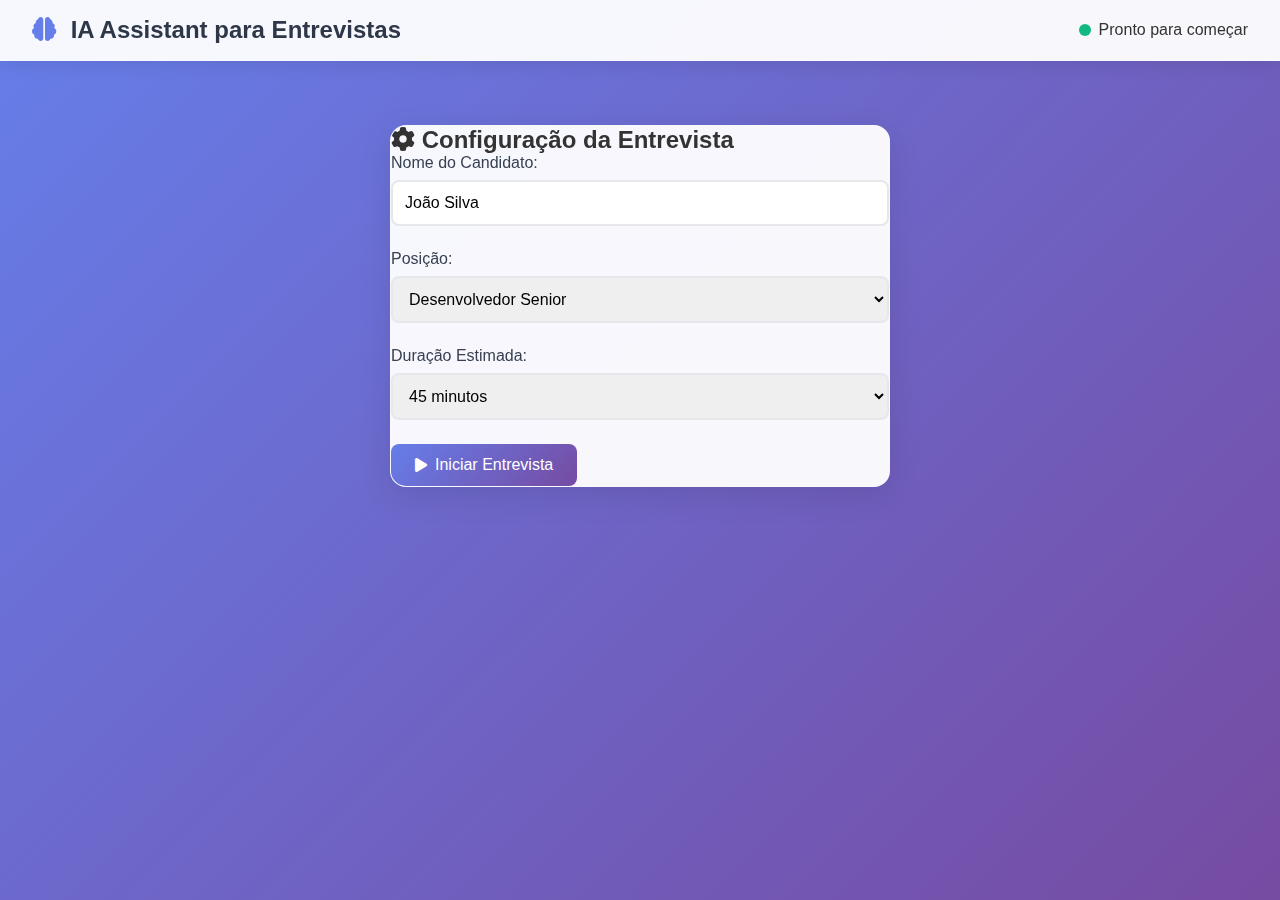
<file: index.html>
<!DOCTYPE html>
<html lang="pt-BR">
<head>
    <meta charset="UTF-8">
    <meta name="viewport" content="width=device-width, initial-scale=1.0">
    <title>IA Assistant para Entrevistas - Protótipo</title>
    <link rel="stylesheet" href="styles.css">
    <link href="https://cdnjs.cloudflare.com/ajax/libs/font-awesome/6.0.0/css/all.min.css" rel="stylesheet">
</head>
<body>
    <div class="app-container">
        <!-- Header -->
        <header class="header">
            <div class="header-content">
                <h1><i class="fas fa-brain"></i> IA Assistant para Entrevistas</h1>
                <div class="status-indicator">
                    <span class="status-dot" id="statusDot"></span>
                    <span id="statusText">Aguardando...</span>
                </div>
            </div>
        </header>

        <!-- Main Content -->
        <main class="main-content">
            <!-- Setup Panel -->
            <div class="setup-panel" id="setupPanel">
                <div class="card">
                    <h2><i class="fas fa-cog"></i> Configuração da Entrevista</h2>
                    <div class="form-group">
                        <label for="candidateName">Nome do Candidato:</label>
                        <input type="text" id="candidateName" placeholder="Ex: João Silva" value="João Silva">
                    </div>
                    <div class="form-group">
                        <label for="position">Posição:</label>
                        <select id="position">
                            <option value="desenvolvedor-senior">Desenvolvedor Senior</option>
                            <option value="gerente-produto">Gerente de Produto</option>
                            <option value="analista-dados">Analista de Dados</option>
                            <option value="designer-ux">Designer UX</option>
                        </select>
                    </div>
                    <div class="form-group">
                        <label for="duration">Duração Estimada:</label>
                        <select id="duration">
                            <option value="30">30 minutos</option>
                            <option value="45" selected>45 minutos</option>
                            <option value="60">60 minutos</option>
                        </select>
                    </div>
                    <button class="btn-primary" onclick="startInterview()">
                        <i class="fas fa-play"></i> Iniciar Entrevista
                    </button>
                </div>
            </div>

            <!-- Interview Panel -->
            <div class="interview-panel" id="interviewPanel" style="display: none;">
                <div class="interview-grid">
                    <!-- Transcription Area -->
                    <div class="transcription-area">
                        <div class="card">
                            <div class="card-header">
                                <h3><i class="fas fa-microphone"></i> Transcrição ao Vivo</h3>
                                <div class="recording-indicator">
                                    <span class="recording-dot"></span>
                                    <span id="timer">00:00</span>
                                </div>
                            </div>
                            <div class="transcription-content" id="transcriptionContent">
                                <div class="transcript-message">
                                    <span class="speaker interviewer">Entrevistador:</span>
                                    <span class="message">Aguardando início da conversa...</span>
                                </div>
                            </div>
                        </div>
                    </div>

                    <!-- AI Suggestions -->
                    <div class="suggestions-area">
                        <div class="card">
                            <div class="card-header">
                                <h3><i class="fas fa-lightbulb"></i> Sugestões da IA</h3>
                                <button class="btn-toggle" onclick="toggleSuggestions()">
                                    <i class="fas fa-eye" id="toggleIcon"></i>
                                </button>
                            </div>
                            <div class="suggestions-content" id="suggestionsContent">
                                <div class="suggestion-item waiting">
                                    <i class="fas fa-clock"></i>
                                    <span>Aguardando conversa para gerar sugestões...</span>
                                </div>
                            </div>
                        </div>
                    </div>

                    <!-- Progress Tracker -->
                    <div class="progress-area">
                        <div class="card">
                            <div class="card-header">
                                <h3><i class="fas fa-chart-line"></i> Progresso da Entrevista</h3>
                            </div>
                            <div class="progress-content">
                                <div class="topic-progress">
                                    <div class="topic-item" data-topic="technical">
                                        <span class="topic-name">Habilidades Técnicas</span>
                                        <div class="progress-bar">
                                            <div class="progress-fill" style="width: 0%"></div>
                                        </div>
                                        <span class="progress-percent">0%</span>
                                    </div>
                                    <div class="topic-item" data-topic="communication">
                                        <span class="topic-name">Comunicação</span>
                                        <div class="progress-bar">
                                            <div class="progress-fill" style="width: 0%"></div>
                                        </div>
                                        <span class="progress-percent">0%</span>
                                    </div>
                                    <div class="topic-item" data-topic="problem-solving">
                                        <span class="topic-name">Problem Solving</span>
                                        <div class="progress-bar">
                                            <div class="progress-fill" style="width: 0%"></div>
                                        </div>
                                        <span class="progress-percent">0%</span>
                                    </div>
                                    <div class="topic-item" data-topic="leadership">
                                        <span class="topic-name">Liderança</span>
                                        <div class="progress-bar">
                                            <div class="progress-fill" style="width: 0%"></div>
                                        </div>
                                        <span class="progress-percent">0%</span>
                                    </div>
                                </div>
                            </div>
                        </div>
                    </div>
                </div>

                <!-- Control Panel -->
                <div class="control-panel">
                    <button class="btn-secondary" onclick="pauseInterview()">
                        <i class="fas fa-pause"></i> Pausar
                    </button>
                    <button class="btn-primary" onclick="simulateConversation()">
                        <i class="fas fa-play"></i> Simular Conversa
                    </button>
                    <button class="btn-success" onclick="finishInterview()">
                        <i class="fas fa-stop"></i> Finalizar Entrevista
                    </button>
                </div>
            </div>

            <!-- Report Panel -->
            <div class="report-panel" id="reportPanel" style="display: none;">
                <div class="card">
                    <div class="card-header">
                        <h2><i class="fas fa-chart-bar"></i> Relatório de Avaliação</h2>
                        <div class="report-actions">
                            <button class="btn-secondary" onclick="exportReport()">
                                <i class="fas fa-download"></i> Exportar PDF
                            </button>
                            <button class="btn-primary" onclick="startNewInterview()">
                                <i class="fas fa-plus"></i> Nova Entrevista
                            </button>
                        </div>
                    </div>
                    <div class="report-content" id="reportContent">
                        <!-- Report will be generated here -->
                    </div>
                </div>
            </div>
        </main>
    </div>

    <script src="script.js"></script>
</body>
</html>
</file>
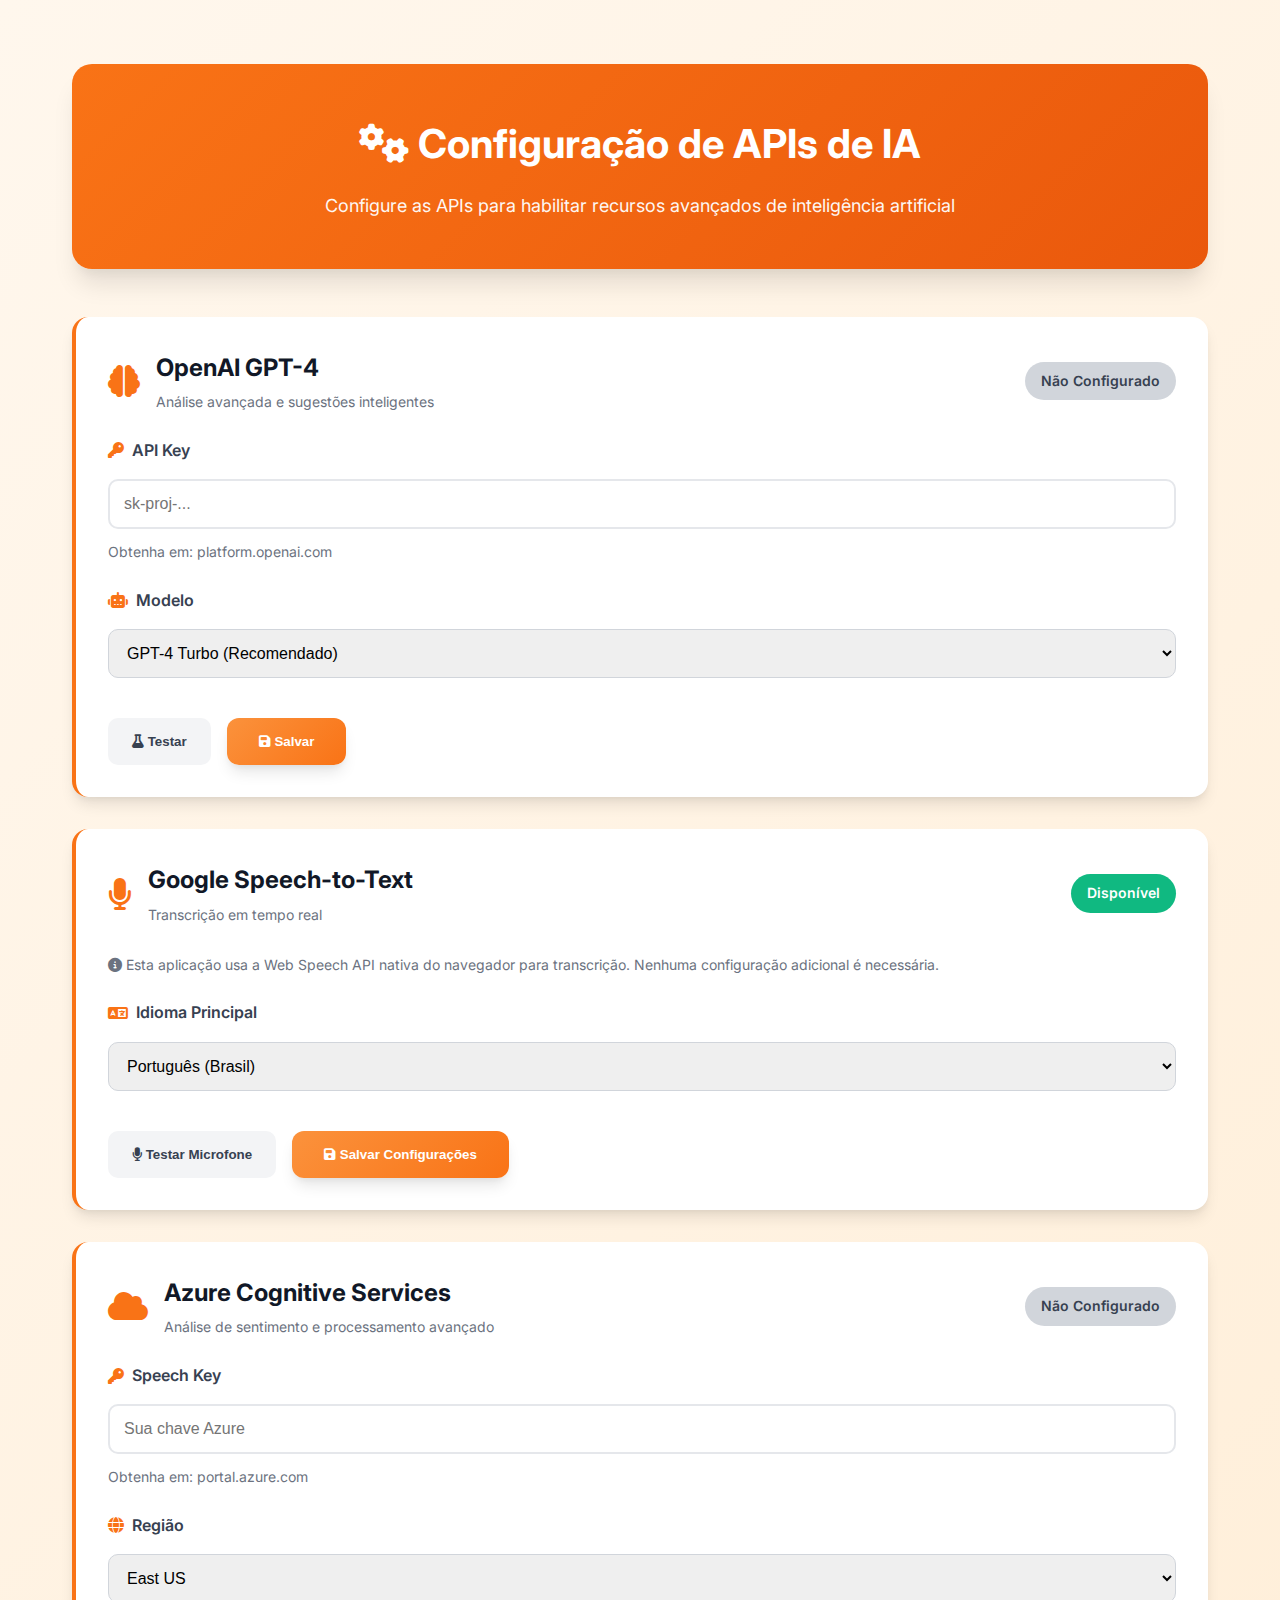
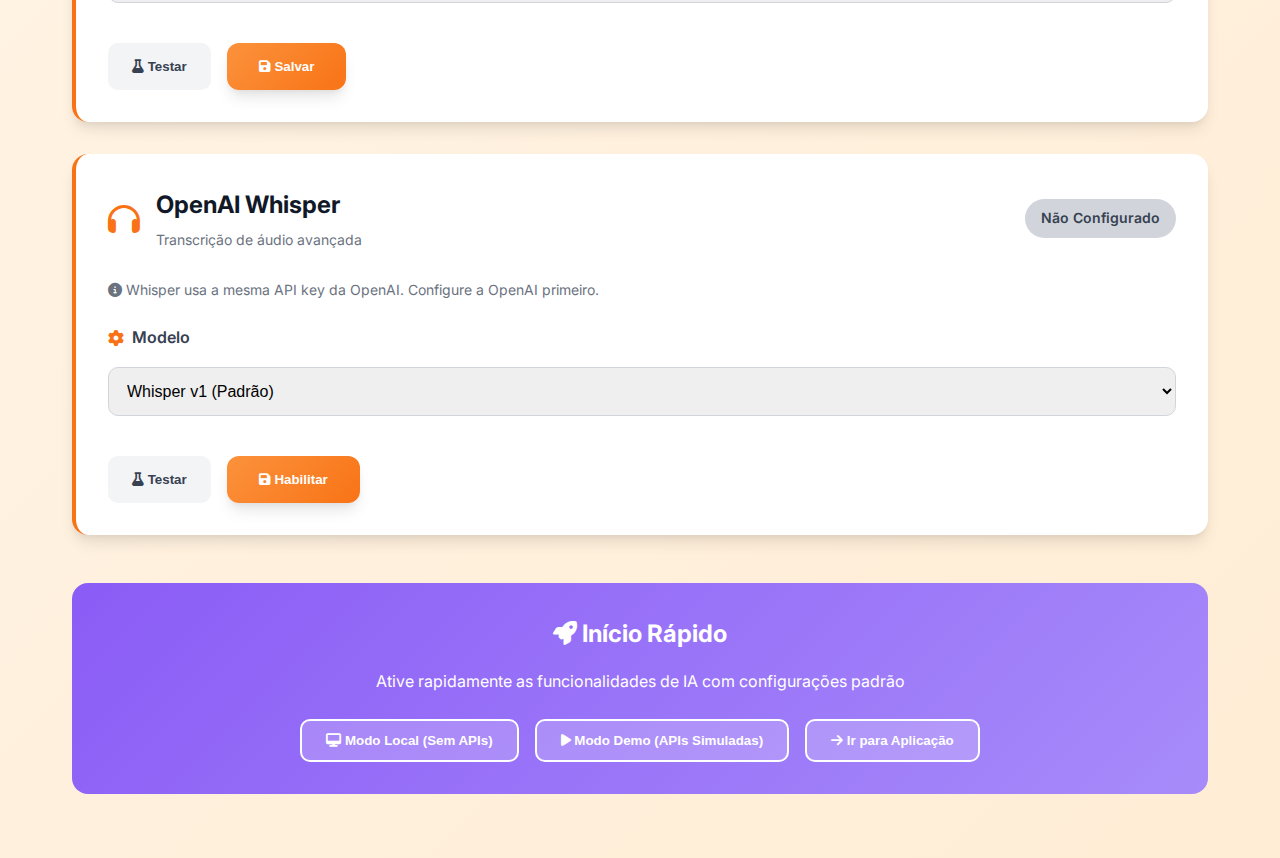
<file: config-ai.html>
<!DOCTYPE html>
<html lang="pt-BR">
<head>
    <meta charset="UTF-8">
    <meta name="viewport" content="width=device-width, initial-scale=1.0">
    <title>TalentAI Pro - Configuração de APIs</title>
    <link href="https://cdnjs.cloudflare.com/ajax/libs/font-awesome/6.4.0/css/all.min.css" rel="stylesheet">
    <link href="https://fonts.googleapis.com/css2?family=Inter:wght@300;400;500;600;700;800&display=swap" rel="stylesheet">
    <link rel="stylesheet" href="styles-professional.css">
    <style>
        .config-container {
            max-width: 1200px;
            margin: 2rem auto;
            padding: 2rem;
        }
        
        .config-header {
            background: linear-gradient(135deg, var(--orange-500) 0%, var(--orange-600) 100%);
            color: white;
            padding: 3rem;
            border-radius: 20px;
            text-align: center;
            margin-bottom: 3rem;
            box-shadow: var(--shadow-xl);
        }
        
        .config-header h1 {
            font-size: 2.5rem;
            margin-bottom: 1rem;
        }
        
        .config-header p {
            font-size: 1.125rem;
            opacity: 0.95;
        }
        
        .api-config-grid {
            display: grid;
            gap: 2rem;
        }
        
        .api-config-card {
            background: white;
            border-radius: 16px;
            padding: 2rem;
            box-shadow: var(--shadow-lg);
            border-left: 4px solid var(--orange-500);
        }
        
        .api-header {
            display: flex;
            align-items: center;
            justify-content: space-between;
            margin-bottom: 1.5rem;
        }
        
        .api-title {
            display: flex;
            align-items: center;
            gap: 1rem;
        }
        
        .api-title i {
            font-size: 2rem;
            color: var(--orange-500);
        }
        
        .api-title h2 {
            font-size: 1.5rem;
            color: var(--gray-900);
        }
        
        .api-status {
            padding: 0.5rem 1rem;
            border-radius: 20px;
            font-size: 0.875rem;
            font-weight: 600;
        }
        
        .api-status.configured {
            background: var(--green);
            color: white;
        }
        
        .api-status.not-configured {
            background: var(--gray-300);
            color: var(--gray-700);
        }
        
        .config-form {
            display: flex;
            flex-direction: column;
            gap: 1.5rem;
        }
        
        .form-group {
            display: flex;
            flex-direction: column;
            gap: 0.5rem;
        }
        
        .form-group label {
            font-weight: 600;
            color: var(--gray-700);
            display: flex;
            align-items: center;
            gap: 0.5rem;
        }
        
        .form-group input {
            padding: 0.875rem;
            border: 2px solid var(--gray-200);
            border-radius: 10px;
            font-size: 1rem;
            transition: all var(--transition);
        }
        
        .form-group input:focus {
            outline: none;
            border-color: var(--orange-400);
            box-shadow: 0 0 0 3px rgba(249, 115, 22, 0.1);
        }
        
        .help-text {
            font-size: 0.875rem;
            color: var(--gray-500);
            margin-top: 0.25rem;
        }
        
        .test-btn {
            background: var(--gray-100);
            color: var(--gray-700);
            padding: 0.75rem 1.5rem;
            border: none;
            border-radius: 10px;
            font-weight: 600;
            cursor: pointer;
            transition: all var(--transition);
        }
        
        .test-btn:hover {
            background: var(--orange-100);
            color: var(--orange-700);
        }
        
        .save-btn {
            background: linear-gradient(135deg, var(--orange-400) 0%, var(--orange-500) 100%);
            color: white;
            padding: 1rem 2rem;
            border: none;
            border-radius: 12px;
            font-weight: 600;
            cursor: pointer;
            transition: all var(--transition);
            box-shadow: var(--shadow-lg);
        }
        
        .save-btn:hover {
            transform: translateY(-2px);
            box-shadow: var(--shadow-xl);
        }
        
        .action-buttons {
            display: flex;
            gap: 1rem;
            margin-top: 1rem;
        }
        
        .success-message {
            background: var(--green);
            color: white;
            padding: 1rem;
            border-radius: 10px;
            display: none;
            align-items: center;
            gap: 0.5rem;
            margin-top: 1rem;
        }
        
        .error-message {
            background: var(--red);
            color: white;
            padding: 1rem;
            border-radius: 10px;
            display: none;
            align-items: center;
            gap: 0.5rem;
            margin-top: 1rem;
        }
        
        .quick-start {
            background: linear-gradient(135deg, var(--purple) 0%, #a78bfa 100%);
            color: white;
            padding: 2rem;
            border-radius: 16px;
            margin-top: 3rem;
            text-align: center;
        }
        
        .quick-start h3 {
            font-size: 1.5rem;
            margin-bottom: 1rem;
        }
        
        .quick-start-buttons {
            display: flex;
            gap: 1rem;
            justify-content: center;
            margin-top: 1.5rem;
        }
        
        .quick-start-btn {
            background: rgba(255, 255, 255, 0.2);
            color: white;
            padding: 0.75rem 1.5rem;
            border: 2px solid white;
            border-radius: 10px;
            font-weight: 600;
            cursor: pointer;
            transition: all var(--transition);
        }
        
        .quick-start-btn:hover {
            background: white;
            color: var(--purple);
        }
    </style>
</head>
<body>
    <div class="config-container">
        <!-- Header -->
        <div class="config-header">
            <h1><i class="fas fa-cogs"></i> Configuração de APIs de IA</h1>
            <p>Configure as APIs para habilitar recursos avançados de inteligência artificial</p>
        </div>
        
        <!-- API Configuration Cards -->
        <div class="api-config-grid">
            <!-- OpenAI GPT-4 -->
            <div class="api-config-card">
                <div class="api-header">
                    <div class="api-title">
                        <i class="fas fa-brain"></i>
                        <div>
                            <h2>OpenAI GPT-4</h2>
                            <p class="help-text">Análise avançada e sugestões inteligentes</p>
                        </div>
                    </div>
                    <span class="api-status not-configured" id="openai-status">Não Configurado</span>
                </div>
                
                <div class="config-form">
                    <div class="form-group">
                        <label>
                            <i class="fas fa-key"></i>
                            API Key
                        </label>
                        <input type="password" id="openai-key" placeholder="sk-proj-...">
                        <span class="help-text">Obtenha em: platform.openai.com</span>
                    </div>
                    
                    <div class="form-group">
                        <label>
                            <i class="fas fa-robot"></i>
                            Modelo
                        </label>
                        <select id="openai-model" class="form-input">
                            <option value="gpt-4-turbo-preview">GPT-4 Turbo (Recomendado)</option>
                            <option value="gpt-4">GPT-4</option>
                            <option value="gpt-3.5-turbo">GPT-3.5 Turbo (Econômico)</option>
                        </select>
                    </div>
                    
                    <div class="action-buttons">
                        <button class="test-btn" onclick="testOpenAI()">
                            <i class="fas fa-flask"></i> Testar
                        </button>
                        <button class="save-btn" onclick="saveOpenAI()">
                            <i class="fas fa-save"></i> Salvar
                        </button>
                    </div>
                    
                    <div class="success-message" id="openai-success">
                        <i class="fas fa-check-circle"></i>
                        API configurada com sucesso!
                    </div>
                    <div class="error-message" id="openai-error">
                        <i class="fas fa-times-circle"></i>
                        Erro ao configurar API
                    </div>
                </div>
            </div>
            
            <!-- Google Speech-to-Text -->
            <div class="api-config-card">
                <div class="api-header">
                    <div class="api-title">
                        <i class="fas fa-microphone"></i>
                        <div>
                            <h2>Google Speech-to-Text</h2>
                            <p class="help-text">Transcrição em tempo real</p>
                        </div>
                    </div>
                    <span class="api-status configured" id="speech-status">Web Speech API Disponível</span>
                </div>
                
                <div class="config-form">
                    <p class="help-text">
                        <i class="fas fa-info-circle"></i>
                        Esta aplicação usa a Web Speech API nativa do navegador para transcrição.
                        Nenhuma configuração adicional é necessária.
                    </p>
                    
                    <div class="form-group">
                        <label>
                            <i class="fas fa-language"></i>
                            Idioma Principal
                        </label>
                        <select id="speech-language" class="form-input">
                            <option value="pt-BR">Português (Brasil)</option>
                            <option value="en-US">English (US)</option>
                            <option value="es-ES">Español</option>
                        </select>
                    </div>
                    
                    <div class="action-buttons">
                        <button class="test-btn" onclick="testSpeech()">
                            <i class="fas fa-microphone"></i> Testar Microfone
                        </button>
                        <button class="save-btn" onclick="saveSpeechSettings()">
                            <i class="fas fa-save"></i> Salvar Configurações
                        </button>
                    </div>
                </div>
            </div>
            
            <!-- Azure Cognitive Services -->
            <div class="api-config-card">
                <div class="api-header">
                    <div class="api-title">
                        <i class="fas fa-cloud"></i>
                        <div>
                            <h2>Azure Cognitive Services</h2>
                            <p class="help-text">Análise de sentimento e processamento avançado</p>
                        </div>
                    </div>
                    <span class="api-status not-configured" id="azure-status">Não Configurado</span>
                </div>
                
                <div class="config-form">
                    <div class="form-group">
                        <label>
                            <i class="fas fa-key"></i>
                            Speech Key
                        </label>
                        <input type="password" id="azure-key" placeholder="Sua chave Azure">
                        <span class="help-text">Obtenha em: portal.azure.com</span>
                    </div>
                    
                    <div class="form-group">
                        <label>
                            <i class="fas fa-globe"></i>
                            Região
                        </label>
                        <select id="azure-region" class="form-input">
                            <option value="eastus">East US</option>
                            <option value="westus">West US</option>
                            <option value="brazilsouth">Brazil South</option>
                            <option value="westeurope">West Europe</option>
                        </select>
                    </div>
                    
                    <div class="action-buttons">
                        <button class="test-btn" onclick="testAzure()">
                            <i class="fas fa-flask"></i> Testar
                        </button>
                        <button class="save-btn" onclick="saveAzure()">
                            <i class="fas fa-save"></i> Salvar
                        </button>
                    </div>
                    
                    <div class="success-message" id="azure-success">
                        <i class="fas fa-check-circle"></i>
                        API configurada com sucesso!
                    </div>
                    <div class="error-message" id="azure-error">
                        <i class="fas fa-times-circle"></i>
                        Erro ao configurar API
                    </div>
                </div>
            </div>
            
            <!-- OpenAI Whisper -->
            <div class="api-config-card">
                <div class="api-header">
                    <div class="api-title">
                        <i class="fas fa-headphones"></i>
                        <div>
                            <h2>OpenAI Whisper</h2>
                            <p class="help-text">Transcrição de áudio avançada</p>
                        </div>
                    </div>
                    <span class="api-status not-configured" id="whisper-status">Não Configurado</span>
                </div>
                
                <div class="config-form">
                    <p class="help-text">
                        <i class="fas fa-info-circle"></i>
                        Whisper usa a mesma API key da OpenAI. Configure a OpenAI primeiro.
                    </p>
                    
                    <div class="form-group">
                        <label>
                            <i class="fas fa-cog"></i>
                            Modelo
                        </label>
                        <select id="whisper-model" class="form-input">
                            <option value="whisper-1">Whisper v1 (Padrão)</option>
                        </select>
                    </div>
                    
                    <div class="action-buttons">
                        <button class="test-btn" onclick="testWhisper()">
                            <i class="fas fa-flask"></i> Testar
                        </button>
                        <button class="save-btn" onclick="saveWhisper()">
                            <i class="fas fa-save"></i> Habilitar
                        </button>
                    </div>
                </div>
            </div>
        </div>
        
        <!-- Quick Start Guide -->
        <div class="quick-start">
            <h3><i class="fas fa-rocket"></i> Início Rápido</h3>
            <p>Ative rapidamente as funcionalidades de IA com configurações padrão</p>
            <div class="quick-start-buttons">
                <button class="quick-start-btn" onclick="useLocalMode()">
                    <i class="fas fa-desktop"></i> Modo Local (Sem APIs)
                </button>
                <button class="quick-start-btn" onclick="useDemoMode()">
                    <i class="fas fa-play"></i> Modo Demo (APIs Simuladas)
                </button>
                <button class="quick-start-btn" onclick="goToApp()">
                    <i class="fas fa-arrow-right"></i> Ir para Aplicação
                </button>
            </div>
        </div>
    </div>
    
    <script>
        // Check current configuration
        document.addEventListener('DOMContentLoaded', () => {
            checkConfiguration();
        });
        
        function checkConfiguration() {
            // Check OpenAI
            if (localStorage.getItem('openai_api_key')) {
                document.getElementById('openai-status').textContent = 'Configurado';
                document.getElementById('openai-status').className = 'api-status configured';
            }
            
            // Check Azure
            if (localStorage.getItem('azure_speech_key')) {
                document.getElementById('azure-status').textContent = 'Configurado';
                document.getElementById('azure-status').className = 'api-status configured';
            }
            
            // Check Whisper
            if (localStorage.getItem('whisper_enabled')) {
                document.getElementById('whisper-status').textContent = 'Habilitado';
                document.getElementById('whisper-status').className = 'api-status configured';
            }
            
            // Check Speech
            if ('webkitSpeechRecognition' in window || 'SpeechRecognition' in window) {
                document.getElementById('speech-status').textContent = 'Disponível';
                document.getElementById('speech-status').className = 'api-status configured';
            }
        }
        
        // OpenAI Functions
        function saveOpenAI() {
            const key = document.getElementById('openai-key').value;
            const model = document.getElementById('openai-model').value;
            
            if (key) {
                localStorage.setItem('openai_api_key', key);
                localStorage.setItem('openai_model', model);
                
                document.getElementById('openai-success').style.display = 'flex';
                document.getElementById('openai-error').style.display = 'none';
                
                setTimeout(() => {
                    document.getElementById('openai-success').style.display = 'none';
                    checkConfiguration();
                }, 3000);
            }
        }
        
        async function testOpenAI() {
            const key = document.getElementById('openai-key').value || localStorage.getItem('openai_api_key');
            
            if (!key) {
                alert('Por favor, insira a API key primeiro');
                return;
            }
            
            try {
                const response = await fetch('https://api.openai.com/v1/models', {
                    headers: {
                        'Authorization': `Bearer ${key}`
                    }
                });
                
                if (response.ok) {
                    alert('✅ Conexão com OpenAI bem-sucedida!');
                } else {
                    alert('❌ Erro na conexão. Verifique sua API key.');
                }
            } catch (error) {
                alert('❌ Erro ao testar conexão: ' + error.message);
            }
        }
        
        // Azure Functions
        function saveAzure() {
            const key = document.getElementById('azure-key').value;
            const region = document.getElementById('azure-region').value;
            
            if (key) {
                localStorage.setItem('azure_speech_key', key);
                localStorage.setItem('azure_region', region);
                
                document.getElementById('azure-success').style.display = 'flex';
                document.getElementById('azure-error').style.display = 'none';
                
                setTimeout(() => {
                    document.getElementById('azure-success').style.display = 'none';
                    checkConfiguration();
                }, 3000);
            }
        }
        
        async function testAzure() {
            alert('Teste de conexão Azure será implementado');
        }
        
        // Speech Functions
        function saveSpeechSettings() {
            const language = document.getElementById('speech-language').value;
            localStorage.setItem('speech_language', language);
            alert('✅ Configurações de voz salvas!');
        }
        
        async function testSpeech() {
            if ('webkitSpeechRecognition' in window || 'SpeechRecognition' in window) {
                const SpeechRecognition = window.SpeechRecognition || window.webkitSpeechRecognition;
                const recognition = new SpeechRecognition();
                
                recognition.lang = document.getElementById('speech-language').value;
                recognition.interimResults = false;
                
                recognition.onresult = (event) => {
                    const transcript = event.results[0][0].transcript;
                    alert(`✅ Transcrição capturada: "${transcript}"`);
                };
                
                recognition.onerror = (event) => {
                    alert('❌ Erro no reconhecimento: ' + event.error);
                };
                
                alert('Fale algo após clicar OK...');
                recognition.start();
            } else {
                alert('❌ Web Speech API não disponível neste navegador');
            }
        }
        
        // Whisper Functions
        function saveWhisper() {
            if (localStorage.getItem('openai_api_key')) {
                localStorage.setItem('whisper_enabled', 'true');
                alert('✅ Whisper habilitado com sucesso!');
                checkConfiguration();
            } else {
                alert('❌ Configure a OpenAI primeiro');
            }
        }
        
        async function testWhisper() {
            if (localStorage.getItem('openai_api_key')) {
                alert('✅ Whisper está pronto para uso com a API OpenAI');
            } else {
                alert('❌ Configure a OpenAI primeiro');
            }
        }
        
        // Quick Start Functions
        function useLocalMode() {
            localStorage.setItem('ai_mode', 'local');
            alert('✅ Modo Local ativado! O sistema funcionará sem APIs externas.');
            setTimeout(() => {
                window.location.href = 'index-professional.html';
            }, 1000);
        }
        
        function useDemoMode() {
            localStorage.setItem('ai_mode', 'demo');
            alert('✅ Modo Demo ativado! APIs serão simuladas para demonstração.');
            setTimeout(() => {
                window.location.href = 'index-professional.html';
            }, 1000);
        }
        
        function goToApp() {
            window.location.href = 'index-professional.html';
        }
    </script>
</body>
</html>
</file>
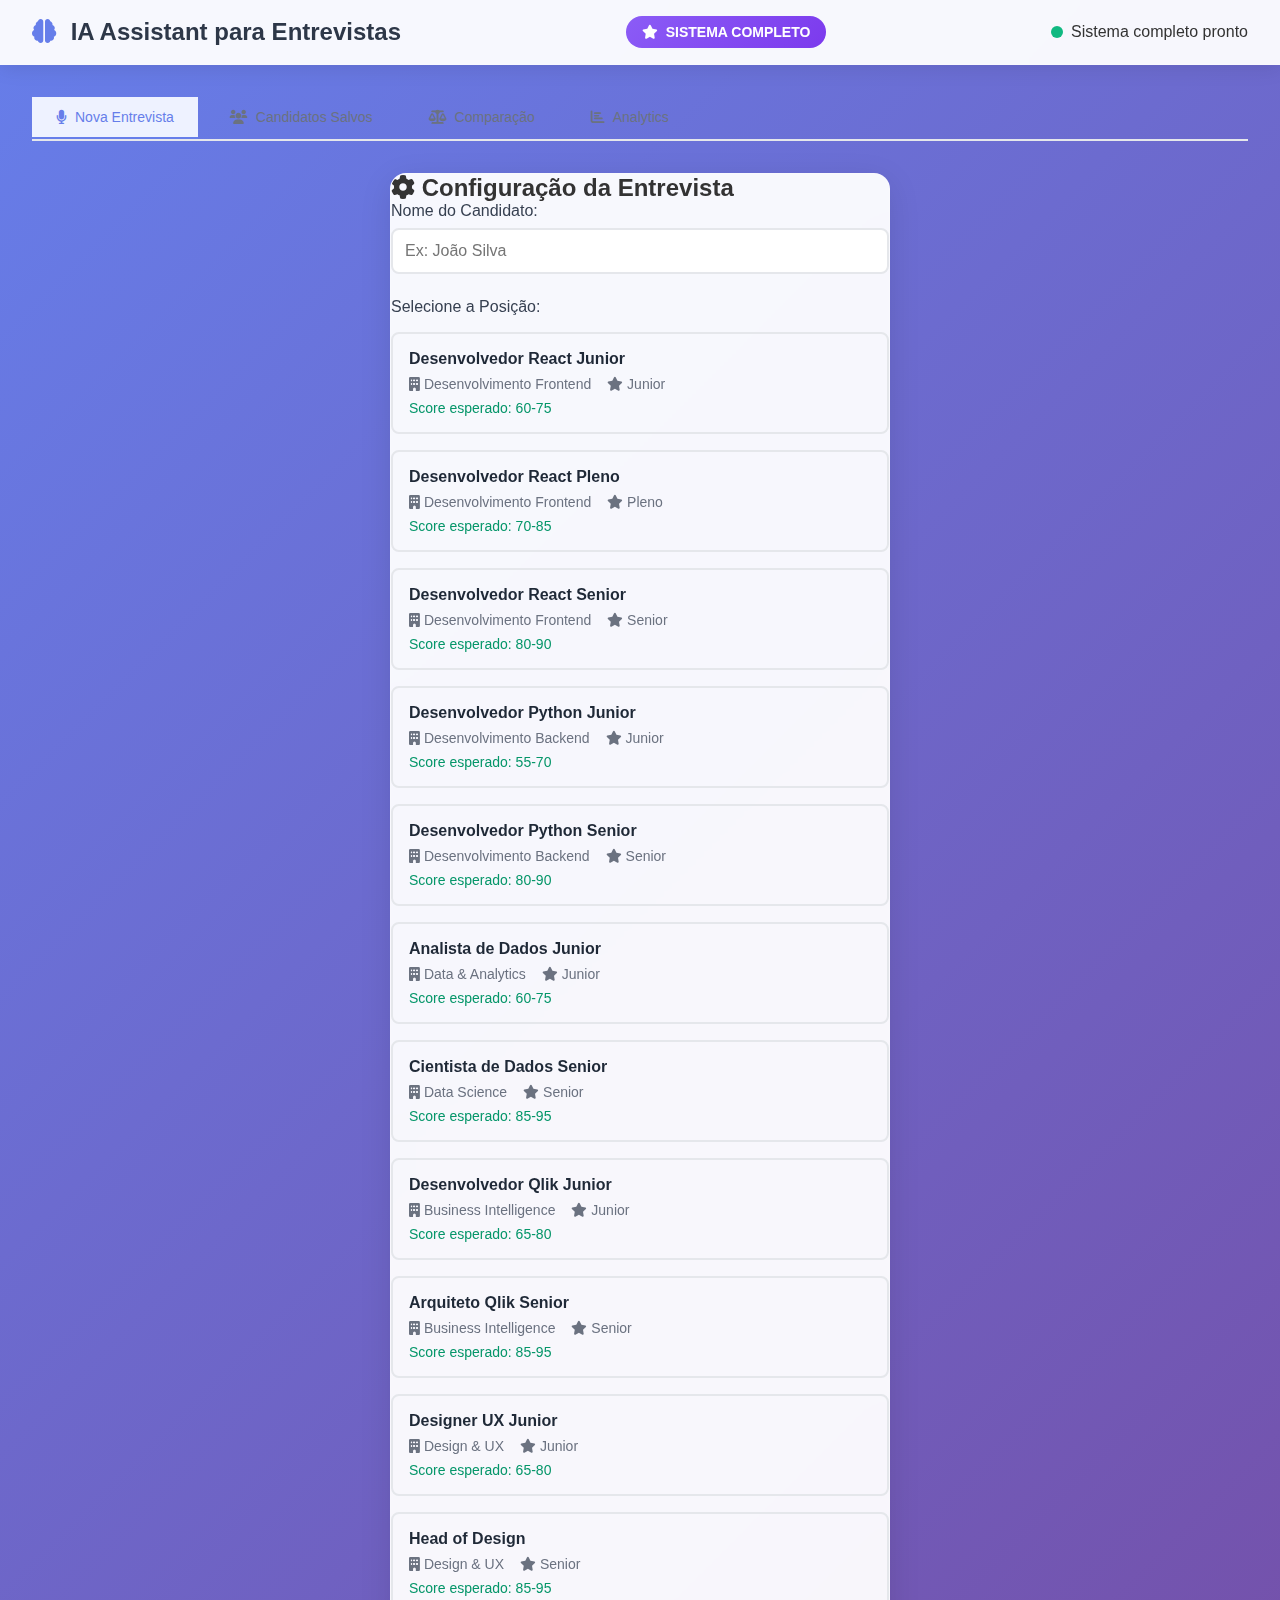
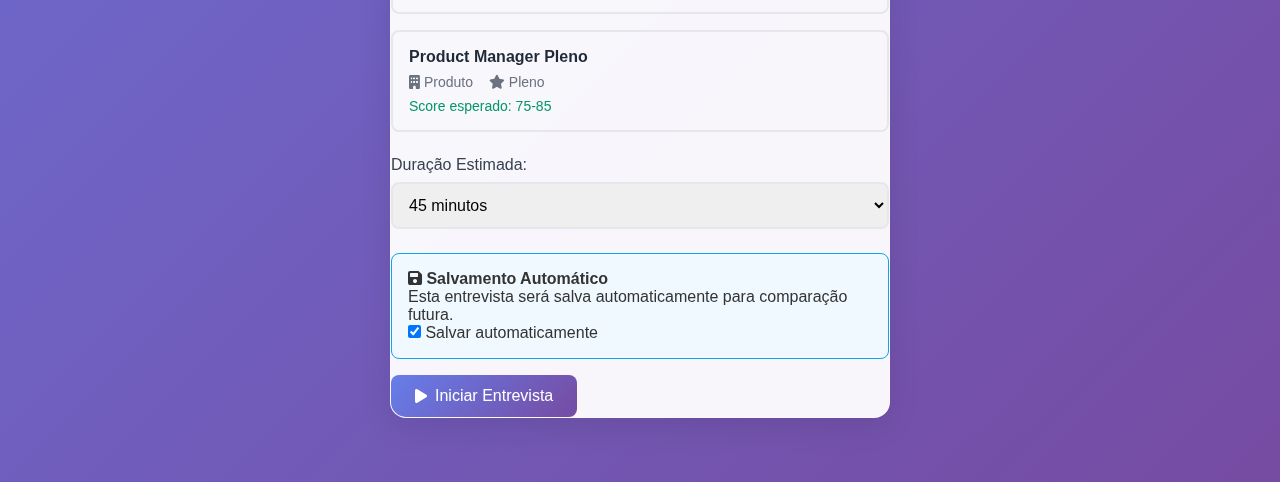
<file: index-complete.html>
<!DOCTYPE html>
<html lang="pt-BR">
<head>
    <meta charset="UTF-8">
    <meta name="viewport" content="width=device-width, initial-scale=1.0">
    <title>IA Assistant para Entrevistas - Sistema Completo</title>
    <link rel="stylesheet" href="styles.css">
    <link href="https://cdnjs.cloudflare.com/ajax/libs/font-awesome/6.0.0/css/all.min.css" rel="stylesheet">
    <style>
        .complete-badge {
            background: linear-gradient(135deg, #8b5cf6 0%, #7c3aed 100%);
            color: white;
            padding: 0.5rem 1rem;
            border-radius: 20px;
            font-size: 0.875rem;
            font-weight: 600;
            display: inline-flex;
            align-items: center;
            gap: 0.5rem;
        }
        .position-grid {
            display: grid;
            grid-template-columns: repeat(auto-fit, minmax(300px, 1fr));
            gap: 1rem;
            margin: 1rem 0;
        }
        .position-card {
            padding: 1rem;
            border: 2px solid #e5e7eb;
            border-radius: 8px;
            cursor: pointer;
            transition: all 0.3s;
        }
        .position-card:hover {
            border-color: #667eea;
            background: #f8fafc;
        }
        .position-card.selected {
            border-color: #667eea;
            background: #eef2ff;
        }
        .position-title {
            font-weight: 600;
            color: #1f2937;
            margin-bottom: 0.5rem;
        }
        .position-meta {
            display: flex;
            gap: 1rem;
            font-size: 0.875rem;
            color: #6b7280;
            margin-bottom: 0.5rem;
        }
        .position-score {
            font-size: 0.875rem;
            color: #059669;
            font-weight: 500;
        }
        .save-section {
            background: #f0f9ff;
            border: 1px solid #0ea5e9;
            border-radius: 8px;
            padding: 1rem;
            margin: 1rem 0;
        }
        .candidates-section {
            margin-top: 2rem;
            padding: 1.5rem;
            background: #f9fafb;
            border-radius: 12px;
        }
        .candidate-card {
            background: white;
            border-radius: 8px;
            padding: 1rem;
            margin-bottom: 1rem;
            border-left: 4px solid #667eea;
            display: flex;
            justify-content: space-between;
            align-items: center;
        }
        .candidate-info h4 {
            margin: 0 0 0.5rem 0;
            color: #1f2937;
        }
        .candidate-meta {
            font-size: 0.875rem;
            color: #6b7280;
        }
        .candidate-score {
            font-size: 1.5rem;
            font-weight: bold;
            color: #667eea;
        }
        .candidate-actions {
            display: flex;
            gap: 0.5rem;
        }
        .btn-small {
            padding: 0.5rem;
            border: none;
            border-radius: 4px;
            cursor: pointer;
            font-size: 0.875rem;
        }
        .filters-section {
            display: grid;
            grid-template-columns: repeat(auto-fit, minmax(200px, 1fr));
            gap: 1rem;
            margin-bottom: 1rem;
            padding: 1rem;
            background: white;
            border-radius: 8px;
            border: 1px solid #e5e7eb;
        }
        .comparison-panel {
            position: fixed;
            top: 0;
            right: -400px;
            width: 400px;
            height: 100vh;
            background: white;
            box-shadow: -2px 0 10px rgba(0,0,0,0.1);
            transition: right 0.3s ease;
            z-index: 1000;
            overflow-y: auto;
        }
        .comparison-panel.open {
            right: 0;
        }
        .comparison-header {
            padding: 1rem;
            border-bottom: 1px solid #e5e7eb;
            display: flex;
            justify-content: space-between;
            align-items: center;
        }
        .comparison-content {
            padding: 1rem;
        }
    </style>
</head>
<body>
    <div class="app-container">
        <!-- Header -->
        <header class="header">
            <div class="header-content">
                <h1><i class="fas fa-brain"></i> IA Assistant para Entrevistas</h1>
                <div class="complete-badge">
                    <i class="fas fa-star"></i> SISTEMA COMPLETO
                </div>
                <div class="status-indicator">
                    <span class="status-dot" id="statusDot"></span>
                    <span id="statusText">Aguardando...</span>
                </div>
            </div>
        </header>

        <!-- Main Content -->
        <main class="main-content">
            <!-- Navigation Tabs -->
            <div class="tab-navigation" style="margin-bottom: 2rem;">
                <button class="tab-btn active" onclick="showTab('interview')">
                    <i class="fas fa-microphone"></i> Nova Entrevista
                </button>
                <button class="tab-btn" onclick="showTab('candidates')">
                    <i class="fas fa-users"></i> Candidatos Salvos
                </button>
                <button class="tab-btn" onclick="showTab('comparison')">
                    <i class="fas fa-balance-scale"></i> Comparação
                </button>
                <button class="tab-btn" onclick="showTab('analytics')">
                    <i class="fas fa-chart-bar"></i> Analytics
                </button>
            </div>

            <!-- Interview Tab -->
            <div class="tab-content" id="interviewTab">
                <!-- Setup Panel -->
                <div class="setup-panel" id="setupPanel">
                    <div class="card">
                        <h2><i class="fas fa-cog"></i> Configuração da Entrevista</h2>
                        
                        <div class="form-group">
                            <label for="candidateName">Nome do Candidato:</label>
                            <input type="text" id="candidateName" placeholder="Ex: João Silva" value="">
                        </div>

                        <div class="form-group">
                            <label>Selecione a Posição:</label>
                            <div class="position-grid" id="positionGrid">
                                <!-- Positions will be loaded here -->
                            </div>
                        </div>

                        <div class="form-group">
                            <label for="duration">Duração Estimada:</label>
                            <select id="duration">
                                <option value="30">30 minutos</option>
                                <option value="45" selected>45 minutos</option>
                                <option value="60">60 minutos</option>
                            </select>
                        </div>

                        <div class="save-section">
                            <h4><i class="fas fa-save"></i> Salvamento Automático</h4>
                            <p>Esta entrevista será salva automaticamente para comparação futura.</p>
                            <label>
                                <input type="checkbox" id="autoSave" checked> Salvar automaticamente
                            </label>
                        </div>

                        <button class="btn-primary" onclick="startCompleteInterview()" id="startButton" disabled>
                            <i class="fas fa-play"></i> Iniciar Entrevista
                        </button>
                    </div>
                </div>

                <!-- Interview Panel (same as demo) -->
                <div class="interview-panel" id="interviewPanel" style="display: none;">
                    <!-- Same content as demo version -->
                    <div class="interview-grid">
                        <!-- Transcription Area -->
                        <div class="transcription-area">
                            <div class="card">
                                <div class="card-header">
                                    <h3><i class="fas fa-keyboard"></i> Transcrição da Entrevista</h3>
                                    <div class="recording-indicator">
                                        <span class="complete-badge" style="font-size: 0.75rem;">
                                            <i class="fas fa-star"></i> COMPLETO
                                        </span>
                                        <span id="timer">00:00</span>
                                    </div>
                                </div>
                                <div class="transcription-content" id="transcriptionContent">
                                    <div class="transcript-message">
                                        <span class="speaker system">Sistema:</span>
                                        <span class="message">Entrevista iniciada. Digite as falas ou carregue conversa exemplo.</span>
                                    </div>
                                </div>
                            </div>
                            
                            <!-- Text Input Area -->
                            <div class="card" style="margin-top: 1rem;">
                                <div class="card-header">
                                    <h3><i class="fas fa-edit"></i> Simular Conversa</h3>
                                </div>
                                <div class="text-input-area">
                                    <div class="speaker-toggle">
                                        <button class="speaker-btn active" id="interviewerBtn" onclick="setSpeaker('interviewer')">
                                            <i class="fas fa-user-tie"></i> Entrevistador
                                        </button>
                                        <button class="speaker-btn" id="candidateBtn" onclick="setSpeaker('candidate')">
                                            <i class="fas fa-user"></i> Candidato
                                        </button>
                                    </div>
                                    <textarea id="speechInput" placeholder="Digite aqui o que seria falado na entrevista..."></textarea>
                                    <button class="btn-primary" onclick="addSpeechText()" style="margin-top: 0.5rem;">
                                        <i class="fas fa-plus"></i> Adicionar Fala
                                    </button>
                                    <button class="btn-secondary" onclick="loadSampleConversation()" style="margin-left: 0.5rem;">
                                        <i class="fas fa-magic"></i> Carregar Conversa Exemplo
                                    </button>
                                </div>
                            </div>
                        </div>

                        <!-- AI Suggestions -->
                        <div class="suggestions-area">
                            <div class="card">
                                <div class="card-header">
                                    <h3><i class="fas fa-lightbulb"></i> Sugestões da IA</h3>
                                    <button class="btn-toggle" onclick="toggleSuggestions()">
                                        <i class="fas fa-eye" id="toggleIcon"></i>
                                    </button>
                                </div>
                                <div class="suggestions-content" id="suggestionsContent">
                                    <div class="suggestion-item waiting">
                                        <i class="fas fa-clock"></i>
                                        <span>Aguardando conversa para gerar sugestões...</span>
                                    </div>
                                </div>
                            </div>
                        </div>

                        <!-- Progress Tracker -->
                        <div class="progress-area">
                            <div class="card">
                                <div class="card-header">
                                    <h3><i class="fas fa-chart-line"></i> Progresso da Entrevista</h3>
                                </div>
                                <div class="progress-content">
                                    <div class="topic-progress">
                                        <div class="topic-item" data-topic="technical">
                                            <span class="topic-name">Habilidades Técnicas</span>
                                            <div class="progress-bar">
                                                <div class="progress-fill" style="width: 0%"></div>
                                            </div>
                                            <span class="progress-percent">0%</span>
                                        </div>
                                        <div class="topic-item" data-topic="communication">
                                            <span class="topic-name">Comunicação</span>
                                            <div class="progress-bar">
                                                <div class="progress-fill" style="width: 0%"></div>
                                            </div>
                                            <span class="progress-percent">0%</span>
                                        </div>
                                        <div class="topic-item" data-topic="problem-solving">
                                            <span class="topic-name">Problem Solving</span>
                                            <div class="progress-bar">
                                                <div class="progress-fill" style="width: 0%"></div>
                                            </div>
                                            <span class="progress-percent">0%</span>
                                        </div>
                                        <div class="topic-item" data-topic="leadership">
                                            <span class="topic-name">Liderança</span>
                                            <div class="progress-bar">
                                                <div class="progress-fill" style="width: 0%"></div>
                                            </div>
                                            <span class="progress-percent">0%</span>
                                        </div>
                                    </div>
                                </div>
                            </div>
                        </div>
                    </div>

                    <!-- Control Panel -->
                    <div class="control-panel">
                        <button class="btn-secondary" onclick="pauseCompleteInterview()">
                            <i class="fas fa-pause"></i> Pausar
                        </button>
                        <button class="btn-success" onclick="finishCompleteInterview()">
                            <i class="fas fa-stop"></i> Finalizar e Salvar
                        </button>
                    </div>
                </div>

                <!-- Report Panel -->
                <div class="report-panel" id="reportPanel" style="display: none;">
                    <div class="card">
                        <div class="card-header">
                            <h2><i class="fas fa-chart-bar"></i> Relatório de Avaliação</h2>
                            <div class="report-actions">
                                <button class="btn-success" onclick="startProcessUpdate()">
                                    <i class="fas fa-sync-alt"></i> Start Process
                                </button>
                                <button class="btn-secondary" onclick="exportReport()">
                                    <i class="fas fa-download"></i> Exportar
                                </button>
                                <button class="btn-primary" onclick="startNewInterview()">
                                    <i class="fas fa-plus"></i> Nova Entrevista
                                </button>
                            </div>
                        </div>
                        <div class="report-content" id="reportContent">
                            <!-- Score Overview -->
                            <div class="score-overview">
                                <div class="score-card main-score">
                                    <div class="score-value">68</div>
                                    <div class="score-label">Score Geral</div>
                                </div>
                                <div class="score-card">
                                    <div class="score-value">1</div>
                                    <div class="score-label">Minutos</div>
                                </div>
                                <div class="score-card">
                                    <div class="score-value">17</div>
                                    <div class="score-label">Interações</div>
                                </div>
                                <div class="score-card">
                                    <div class="score-value">24</div>
                                    <div class="score-label">Sugestões</div>
                                </div>
                            </div>

                            <!-- Recommendation Section -->
                            <div class="recommendation-section">
                                <div class="recommendation-badge warning">
                                    <i class="fas fa-exclamation-triangle"></i>
                                    Recomendação: TALVEZ
                                </div>
                                <p class="recommendation-text">
                                    Candidato apresenta potencial mas com algumas lacunas (68/100). 
                                    Considere entrevista adicional ou plano de desenvolvimento.
                                </p>
                            </div>

                            <!-- Competency Breakdown -->
                            <div class="competency-section">
                                <h3><i class="fas fa-chart-line"></i> Breakdown por Competência</h3>
                                <div class="competency-list">
                                    <div class="competency-item">
                                        <div class="competency-header">
                                            <span class="competency-name">Habilidades Técnicas</span>
                                            <span class="competency-score excellent">100/100</span>
                                        </div>
                                        <div class="progress-bar">
                                            <div class="progress-fill excellent" style="width: 100%"></div>
                                        </div>
                                    </div>
                                    
                                    <div class="competency-item">
                                        <div class="competency-header">
                                            <span class="competency-name">Comunicação</span>
                                            <span class="competency-score poor">21/100</span>
                                        </div>
                                        <div class="progress-bar">
                                            <div class="progress-fill poor" style="width: 21%"></div>
                                        </div>
                                    </div>
                                    
                                    <div class="competency-item">
                                        <div class="competency-header">
                                            <span class="competency-name">Problem Solving</span>
                                            <span class="competency-score poor">0/100</span>
                                        </div>
                                        <div class="progress-bar">
                                            <div class="progress-fill poor" style="width: 0%"></div>
                                        </div>
                                    </div>
                                    
                                    <div class="competency-item">
                                        <div class="competency-header">
                                            <span class="competency-name">Liderança</span>
                                            <span class="competency-score average">61/100</span>
                                        </div>
                                        <div class="progress-bar">
                                            <div class="progress-fill average" style="width: 61%"></div>
                                        </div>
                                    </div>
                                </div>
                            </div>

                            <!-- Key Insights -->
                            <div class="insights-section">
                                <h3><i class="fas fa-lightbulb"></i> Principais Insights</h3>
                                <div class="insights-list">
                                    <div class="insight-item positive">
                                        <i class="fas fa-check-circle"></i>
                                        <span>Sólida base técnica com conhecimento avançado das tecnologias</span>
                                    </div>
                                    <div class="insight-item warning">
                                        <i class="fas fa-exclamation-circle"></i>
                                        <span>Pode se beneficiar de treinamento em comunicação técnica</span>
                                    </div>
                                    <div class="insight-item negative">
                                        <i class="fas fa-times-circle"></i>
                                        <span>Precisa desenvolver abordagem mais estruturada para resolução de problemas</span>
                                    </div>
                                </div>
                            </div>
                        </div>
                    </div>
                </div>
            </div>

            <!-- Candidates Tab -->
            <div class="tab-content" id="candidatesTab" style="display: none;">
                <div class="card">
                    <div class="card-header">
                        <h2><i class="fas fa-users"></i> Candidatos Salvos</h2>
                        <div class="report-actions">
                            <button class="btn-secondary" onclick="exportAllData()">
                                <i class="fas fa-download"></i> Exportar Dados
                            </button>
                            <button class="btn-secondary" onclick="clearAllData()">
                                <i class="fas fa-trash"></i> Limpar Tudo
                            </button>
                        </div>
                    </div>
                    
                    <!-- Filters -->
                    <div class="filters-section">
                        <div class="form-group">
                            <label for="filterArea">Área:</label>
                            <select id="filterArea" onchange="applyFilters()">
                                <option value="">Todas as áreas</option>
                            </select>
                        </div>
                        <div class="form-group">
                            <label for="filterSeniority">Senioridade:</label>
                            <select id="filterSeniority" onchange="applyFilters()">
                                <option value="">Todas</option>
                                <option value="Junior">Junior</option>
                                <option value="Pleno">Pleno</option>
                                <option value="Senior">Senior</option>
                            </select>
                        </div>
                        <div class="form-group">
                            <label for="filterMinScore">Score Mínimo:</label>
                            <input type="number" id="filterMinScore" min="0" max="100" onchange="applyFilters()">
                        </div>
                        <div class="form-group">
                            <label for="filterPosition">Posição:</label>
                            <select id="filterPosition" onchange="applyFilters()">
                                <option value="">Todas as posições</option>
                            </select>
                        </div>
                    </div>

                    <div class="candidates-section" id="candidatesList">
                        <!-- Candidates will be loaded here -->
                    </div>
                </div>
            </div>

            <!-- Comparison Tab -->
            <div class="tab-content" id="comparisonTab" style="display: none;">
                <div class="card">
                    <div class="card-header">
                        <h2><i class="fas fa-balance-scale"></i> Comparação de Candidatos</h2>
                        <button class="btn-secondary" onclick="clearComparison()">
                            <i class="fas fa-times"></i> Limpar Comparação
                        </button>
                    </div>
                    <div id="comparisonContent">
                        <!-- Comparison will be loaded here -->
                    </div>
                </div>
            </div>

            <!-- Analytics Tab -->
            <div class="tab-content" id="analyticsTab" style="display: none;">
                <div class="card">
                    <div class="card-header">
                        <h2><i class="fas fa-chart-bar"></i> Analytics e Estatísticas</h2>
                    </div>
                    <div id="analyticsContent">
                        <!-- Analytics will be loaded here -->
                    </div>
                </div>
            </div>
        </main>
    </div>

    <!-- Scripts -->
    <script src="data/positions-config.js"></script>
    <script src="data/local-storage.js"></script>
    <script src="real-apis/free-speech-integration.js"></script>
    <script src="script-complete.js"></script>
</body>
</html>
</file>
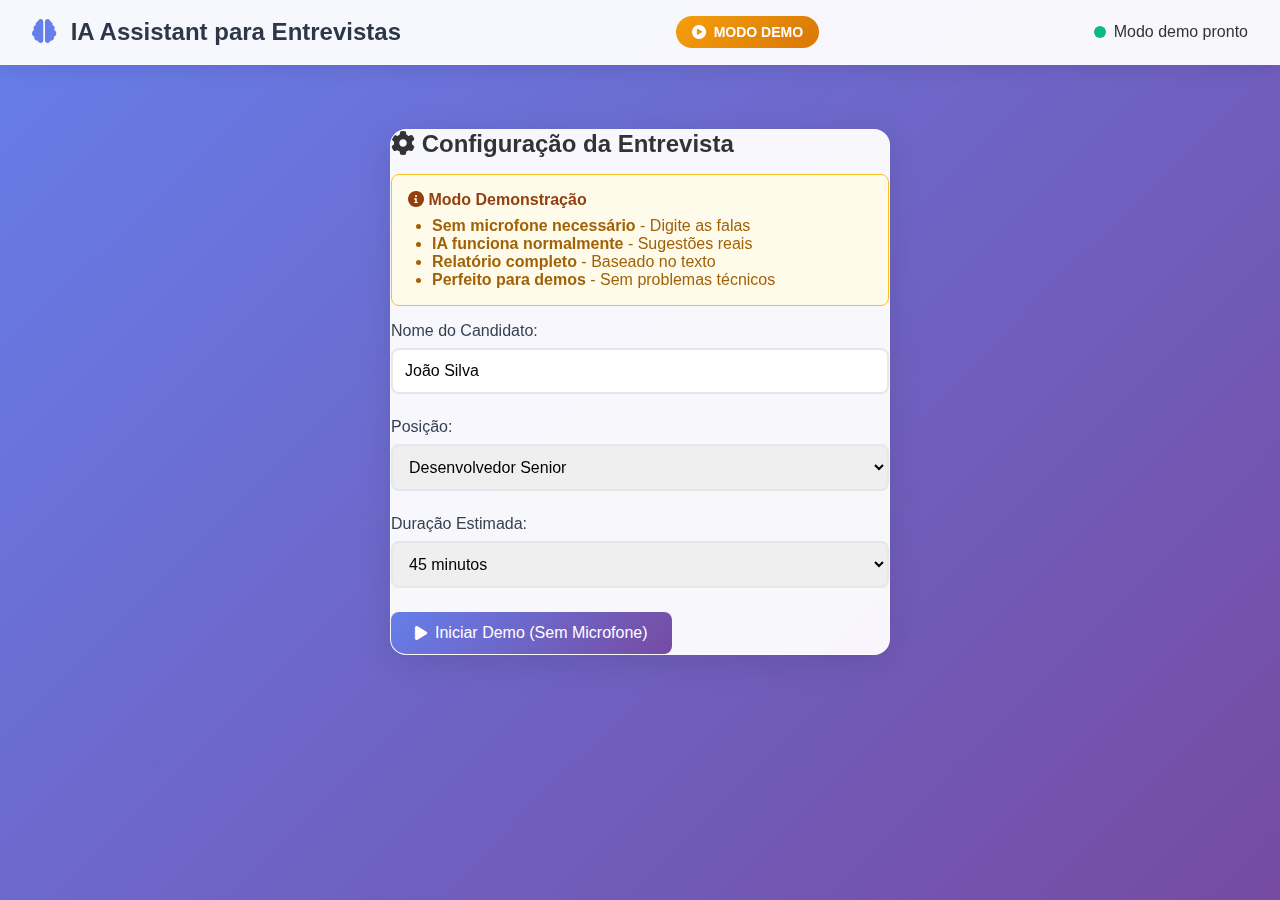
<file: index-demo.html>
<!DOCTYPE html>
<html lang="pt-BR">
<head>
    <meta charset="UTF-8">
    <meta name="viewport" content="width=device-width, initial-scale=1.0">
    <title>IA Assistant para Entrevistas - DEMO (Sem Microfone)</title>
    <link rel="stylesheet" href="styles.css">
    <link href="https://cdnjs.cloudflare.com/ajax/libs/font-awesome/6.0.0/css/all.min.css" rel="stylesheet">
    <style>
        .demo-badge {
            background: linear-gradient(135deg, #f59e0b 0%, #d97706 100%);
            color: white;
            padding: 0.5rem 1rem;
            border-radius: 20px;
            font-size: 0.875rem;
            font-weight: 600;
            display: inline-flex;
            align-items: center;
            gap: 0.5rem;
        }
        .demo-info {
            background: #fffbeb;
            border: 1px solid #fbbf24;
            border-radius: 8px;
            padding: 1rem;
            margin: 1rem 0;
        }
        .demo-info h4 {
            color: #92400e;
            margin-bottom: 0.5rem;
        }
        .demo-info ul {
            color: #a16207;
            margin: 0;
            padding-left: 1.5rem;
        }
        .text-input-area {
            background: #f8fafc;
            border-radius: 8px;
            padding: 1rem;
            margin: 1rem 0;
        }
        .text-input-area textarea {
            width: 100%;
            min-height: 100px;
            padding: 0.75rem;
            border: 2px solid #e5e7eb;
            border-radius: 8px;
            font-family: inherit;
            resize: vertical;
        }
        .speaker-toggle {
            display: flex;
            gap: 0.5rem;
            margin: 0.5rem 0;
        }
        .speaker-btn {
            padding: 0.5rem 1rem;
            border: 2px solid #e5e7eb;
            background: white;
            border-radius: 6px;
            cursor: pointer;
            transition: all 0.3s;
        }
        .speaker-btn.active {
            border-color: #667eea;
            background: #667eea;
            color: white;
        }
    </style>
</head>
<body>
    <div class="app-container">
        <!-- Header -->
        <header class="header">
            <div class="header-content">
                <h1><i class="fas fa-brain"></i> IA Assistant para Entrevistas</h1>
                <div class="demo-badge">
                    <i class="fas fa-play-circle"></i> MODO DEMO
                </div>
                <div class="status-indicator">
                    <span class="status-dot" id="statusDot"></span>
                    <span id="statusText">Aguardando...</span>
                </div>
            </div>
        </header>

        <!-- Main Content -->
        <main class="main-content">
            <!-- Setup Panel -->
            <div class="setup-panel" id="setupPanel">
                <div class="card">
                    <h2><i class="fas fa-cog"></i> Configuração da Entrevista</h2>
                    
                    <!-- Demo Information -->
                    <div class="demo-info">
                        <h4><i class="fas fa-info-circle"></i> Modo Demonstração</h4>
                        <ul>
                            <li><strong>Sem microfone necessário</strong> - Digite as falas</li>
                            <li><strong>IA funciona normalmente</strong> - Sugestões reais</li>
                            <li><strong>Relatório completo</strong> - Baseado no texto</li>
                            <li><strong>Perfeito para demos</strong> - Sem problemas técnicos</li>
                        </ul>
                    </div>

                    <div class="form-group">
                        <label for="candidateName">Nome do Candidato:</label>
                        <input type="text" id="candidateName" placeholder="Ex: João Silva" value="João Silva">
                    </div>
                    <div class="form-group">
                        <label for="position">Posição:</label>
                        <select id="position">
                            <option value="desenvolvedor-senior">Desenvolvedor Senior</option>
                            <option value="gerente-produto">Gerente de Produto</option>
                            <option value="analista-dados">Analista de Dados</option>
                            <option value="designer-ux">Designer UX</option>
                        </select>
                    </div>
                    <div class="form-group">
                        <label for="duration">Duração Estimada:</label>
                        <select id="duration">
                            <option value="30">30 minutos</option>
                            <option value="45" selected>45 minutos</option>
                            <option value="60">60 minutos</option>
                        </select>
                    </div>

                    <button class="btn-primary" onclick="startDemoInterview()">
                        <i class="fas fa-play"></i> Iniciar Demo (Sem Microfone)
                    </button>
                </div>
            </div>

            <!-- Interview Panel -->
            <div class="interview-panel" id="interviewPanel" style="display: none;">
                <div class="interview-grid">
                    <!-- Transcription Area -->
                    <div class="transcription-area">
                        <div class="card">
                            <div class="card-header">
                                <h3><i class="fas fa-keyboard"></i> Transcrição da Entrevista (Modo Demo)</h3>
                                <div class="recording-indicator">
                                    <span class="demo-badge" style="font-size: 0.75rem;">
                                        <i class="fas fa-play-circle"></i> DEMO
                                    </span>
                                    <span id="timer">00:00</span>
                                </div>
                            </div>
                            <div class="transcription-content" id="transcriptionContent">
                                <div class="transcript-message">
                                    <span class="speaker system">Sistema:</span>
                                    <span class="message">Demo iniciado. Digite as falas abaixo para simular a conversa.</span>
                                </div>
                            </div>
                        </div>
                        
                        <!-- Text Input Area -->
                        <div class="card" style="margin-top: 1rem;">
                            <div class="card-header">
                                <h3><i class="fas fa-edit"></i> Simular Conversa</h3>
                            </div>
                            <div class="text-input-area">
                                <div class="speaker-toggle">
                                    <button class="speaker-btn active" id="interviewerBtn" onclick="setSpeaker('interviewer')">
                                        <i class="fas fa-user-tie"></i> Entrevistador
                                    </button>
                                    <button class="speaker-btn" id="candidateBtn" onclick="setSpeaker('candidate')">
                                        <i class="fas fa-user"></i> Candidato
                                    </button>
                                </div>
                                <textarea id="speechInput" placeholder="Digite aqui o que seria falado na entrevista..."></textarea>
                                <button class="btn-primary" onclick="addSpeechText()" style="margin-top: 0.5rem;">
                                    <i class="fas fa-plus"></i> Adicionar Fala
                                </button>
                                <button class="btn-secondary" onclick="loadSampleConversation()" style="margin-left: 0.5rem;">
                                    <i class="fas fa-magic"></i> Carregar Conversa Exemplo
                                </button>
                            </div>
                        </div>
                    </div>

                    <!-- AI Suggestions -->
                    <div class="suggestions-area">
                        <div class="card">
                            <div class="card-header">
                                <h3><i class="fas fa-lightbulb"></i> Sugestões da IA</h3>
                                <button class="btn-toggle" onclick="toggleSuggestions()">
                                    <i class="fas fa-eye" id="toggleIcon"></i>
                                </button>
                            </div>
                            <div class="suggestions-content" id="suggestionsContent">
                                <div class="suggestion-item waiting">
                                    <i class="fas fa-clock"></i>
                                    <span>Aguardando conversa para gerar sugestões...</span>
                                </div>
                            </div>
                        </div>
                    </div>

                    <!-- Progress Tracker -->
                    <div class="progress-area">
                        <div class="card">
                            <div class="card-header">
                                <h3><i class="fas fa-chart-line"></i> Progresso da Entrevista</h3>
                            </div>
                            <div class="progress-content">
                                <div class="topic-progress">
                                    <div class="topic-item" data-topic="technical">
                                        <span class="topic-name">Habilidades Técnicas</span>
                                        <div class="progress-bar">
                                            <div class="progress-fill" style="width: 0%"></div>
                                        </div>
                                        <span class="progress-percent">0%</span>
                                    </div>
                                    <div class="topic-item" data-topic="communication">
                                        <span class="topic-name">Comunicação</span>
                                        <div class="progress-bar">
                                            <div class="progress-fill" style="width: 0%"></div>
                                        </div>
                                        <span class="progress-percent">0%</span>
                                    </div>
                                    <div class="topic-item" data-topic="problem-solving">
                                        <span class="topic-name">Problem Solving</span>
                                        <div class="progress-bar">
                                            <div class="progress-fill" style="width: 0%"></div>
                                        </div>
                                        <span class="progress-percent">0%</span>
                                    </div>
                                    <div class="topic-item" data-topic="leadership">
                                        <span class="topic-name">Liderança</span>
                                        <div class="progress-bar">
                                            <div class="progress-fill" style="width: 0%"></div>
                                        </div>
                                        <span class="progress-percent">0%</span>
                                    </div>
                                </div>
                            </div>
                        </div>
                    </div>
                </div>

                <!-- Control Panel -->
                <div class="control-panel">
                    <button class="btn-secondary" onclick="pauseDemoInterview()">
                        <i class="fas fa-pause"></i> Pausar
                    </button>
                    <button class="btn-success" onclick="finishDemoInterview()">
                        <i class="fas fa-stop"></i> Finalizar Demo
                    </button>
                </div>
            </div>

            <!-- Report Panel -->
            <div class="report-panel" id="reportPanel" style="display: none;">
                <div class="card">
                    <div class="card-header">
                        <h2><i class="fas fa-chart-bar"></i> Relatório de Avaliação</h2>
                        <div class="demo-badge">
                            <i class="fas fa-play-circle"></i> Relatório Demo
                        </div>
                        <div class="report-actions">
                            <button class="btn-secondary" onclick="exportReport()">
                                <i class="fas fa-download"></i> Exportar
                            </button>
                            <button class="btn-primary" onclick="startNewInterview()">
                                <i class="fas fa-plus"></i> Nova Demo
                            </button>
                        </div>
                    </div>
                    <div class="report-content" id="reportContent">
                        <!-- Report will be generated here -->
                    </div>
                </div>
            </div>
        </main>
    </div>

    <!-- Scripts -->
    <script src="real-apis/free-speech-integration.js"></script>
    <script src="script-demo.js"></script>
</body>
</html>
</file>
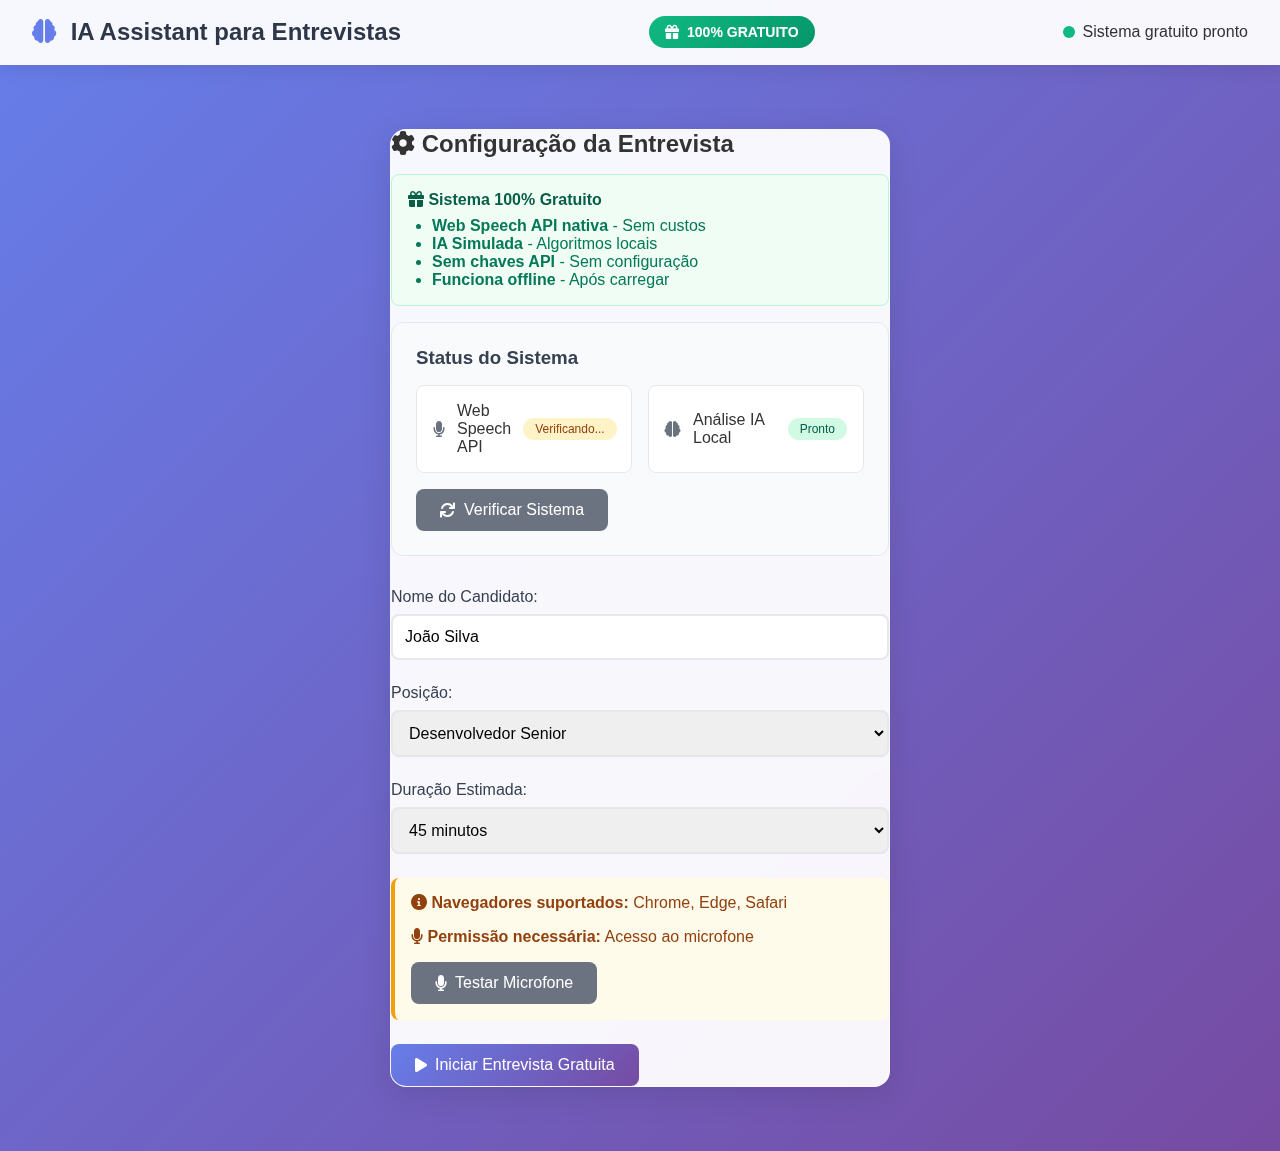
<file: index-free.html>
<!DOCTYPE html>
<html lang="pt-BR">
<head>
    <meta charset="UTF-8">
    <meta name="viewport" content="width=device-width, initial-scale=1.0">
    <title>IA Assistant para Entrevistas - 100% GRATUITO</title>
    <link rel="stylesheet" href="styles.css">
    <link href="https://cdnjs.cloudflare.com/ajax/libs/font-awesome/6.0.0/css/all.min.css" rel="stylesheet">
    <style>
        .free-badge {
            background: linear-gradient(135deg, #10b981 0%, #059669 100%);
            color: white;
            padding: 0.5rem 1rem;
            border-radius: 20px;
            font-size: 0.875rem;
            font-weight: 600;
            display: inline-flex;
            align-items: center;
            gap: 0.5rem;
        }
        .cost-info {
            background: #f0fdf4;
            border: 1px solid #bbf7d0;
            border-radius: 8px;
            padding: 1rem;
            margin: 1rem 0;
        }
        .cost-info h4 {
            color: #065f46;
            margin-bottom: 0.5rem;
        }
        .cost-info ul {
            color: #047857;
            margin: 0;
            padding-left: 1.5rem;
        }
    </style>
</head>
<body>
    <div class="app-container">
        <!-- Header -->
        <header class="header">
            <div class="header-content">
                <h1><i class="fas fa-brain"></i> IA Assistant para Entrevistas</h1>
                <div class="free-badge">
                    <i class="fas fa-gift"></i> 100% GRATUITO
                </div>
                <div class="status-indicator">
                    <span class="status-dot" id="statusDot"></span>
                    <span id="statusText">Aguardando...</span>
                </div>
            </div>
        </header>

        <!-- Main Content -->
        <main class="main-content">
            <!-- Setup Panel -->
            <div class="setup-panel" id="setupPanel">
                <div class="card">
                    <h2><i class="fas fa-cog"></i> Configuração da Entrevista</h2>
                    
                    <!-- Cost Information -->
                    <div class="cost-info">
                        <h4><i class="fas fa-gift"></i> Sistema 100% Gratuito</h4>
                        <ul>
                            <li><strong>Web Speech API nativa</strong> - Sem custos</li>
                            <li><strong>IA Simulada</strong> - Algoritmos locais</li>
                            <li><strong>Sem chaves API</strong> - Sem configuração</li>
                            <li><strong>Funciona offline</strong> - Após carregar</li>
                        </ul>
                    </div>
                    
                    <!-- API Status Check -->
                    <div class="api-check-section">
                        <h3>Status do Sistema</h3>
                        <div class="api-status-grid">
                            <div class="api-status-item" id="speechStatus">
                                <i class="fas fa-microphone"></i>
                                <span>Web Speech API</span>
                                <span class="status-badge checking">Verificando...</span>
                            </div>
                            <div class="api-status-item" id="aiAnalysisStatus">
                                <i class="fas fa-brain"></i>
                                <span>Análise IA Local</span>
                                <span class="status-badge ready">Pronto</span>
                            </div>
                        </div>
                        <button class="btn-secondary" onclick="checkFreeAPIs()">
                            <i class="fas fa-sync"></i> Verificar Sistema
                        </button>
                    </div>

                    <div class="form-group">
                        <label for="candidateName">Nome do Candidato:</label>
                        <input type="text" id="candidateName" placeholder="Ex: João Silva" value="João Silva">
                    </div>
                    <div class="form-group">
                        <label for="position">Posição:</label>
                        <select id="position">
                            <option value="desenvolvedor-senior">Desenvolvedor Senior</option>
                            <option value="gerente-produto">Gerente de Produto</option>
                            <option value="analista-dados">Analista de Dados</option>
                            <option value="designer-ux">Designer UX</option>
                        </select>
                    </div>
                    <div class="form-group">
                        <label for="duration">Duração Estimada:</label>
                        <select id="duration">
                            <option value="30">30 minutos</option>
                            <option value="45" selected>45 minutos</option>
                            <option value="60">60 minutos</option>
                        </select>
                    </div>
                    
                    <!-- Browser Compatibility -->
                    <div class="permission-check" id="browserCheck">
                        <p><i class="fas fa-info-circle"></i> <strong>Navegadores suportados:</strong> Chrome, Edge, Safari</p>
                        <p><i class="fas fa-microphone"></i> <strong>Permissão necessária:</strong> Acesso ao microfone</p>
                        <button class="btn-secondary" onclick="testMicrophone()">
                            <i class="fas fa-microphone"></i> Testar Microfone
                        </button>
                    </div>

                    <button class="btn-primary" onclick="startFreeInterview()" id="startButton" disabled>
                        <i class="fas fa-play"></i> Iniciar Entrevista Gratuita
                    </button>
                </div>
            </div>

            <!-- Interview Panel -->
            <div class="interview-panel" id="interviewPanel" style="display: none;">
                <div class="interview-grid">
                    <!-- Transcription Area -->
                    <div class="transcription-area">
                        <div class="card">
                            <div class="card-header">
                                <h3><i class="fas fa-microphone"></i> Transcrição ao Vivo (Web Speech API)</h3>
                                <div class="recording-indicator">
                                    <span class="recording-dot"></span>
                                    <span id="timer">00:00</span>
                                    <span class="confidence-indicator" id="confidenceIndicator">Confiança: --</span>
                                    <span class="free-badge" style="margin-left: 1rem; font-size: 0.75rem;">
                                        <i class="fas fa-gift"></i> GRATUITO
                                    </span>
                                </div>
                            </div>
                            <div class="transcription-content" id="transcriptionContent">
                                <div class="transcript-message">
                                    <span class="speaker system">Sistema:</span>
                                    <span class="message">Aguardando início da conversa...</span>
                                </div>
                            </div>
                        </div>
                    </div>

                    <!-- AI Suggestions -->
                    <div class="suggestions-area">
                        <div class="card">
                            <div class="card-header">
                                <h3><i class="fas fa-lightbulb"></i> Sugestões da IA Local</h3>
                                <button class="btn-toggle" onclick="toggleSuggestions()">
                                    <i class="fas fa-eye" id="toggleIcon"></i>
                                </button>
                            </div>
                            <div class="suggestions-content" id="suggestionsContent">
                                <div class="suggestion-item waiting">
                                    <i class="fas fa-clock"></i>
                                    <span>Aguardando conversa para gerar sugestões...</span>
                                </div>
                            </div>
                        </div>
                    </div>

                    <!-- Progress Tracker -->
                    <div class="progress-area">
                        <div class="card">
                            <div class="card-header">
                                <h3><i class="fas fa-chart-line"></i> Progresso da Entrevista</h3>
                            </div>
                            <div class="progress-content">
                                <div class="topic-progress">
                                    <div class="topic-item" data-topic="technical">
                                        <span class="topic-name">Habilidades Técnicas</span>
                                        <div class="progress-bar">
                                            <div class="progress-fill" style="width: 0%"></div>
                                        </div>
                                        <span class="progress-percent">0%</span>
                                    </div>
                                    <div class="topic-item" data-topic="communication">
                                        <span class="topic-name">Comunicação</span>
                                        <div class="progress-bar">
                                            <div class="progress-fill" style="width: 0%"></div>
                                        </div>
                                        <span class="progress-percent">0%</span>
                                    </div>
                                    <div class="topic-item" data-topic="problem-solving">
                                        <span class="topic-name">Problem Solving</span>
                                        <div class="progress-bar">
                                            <div class="progress-fill" style="width: 0%"></div>
                                        </div>
                                        <span class="progress-percent">0%</span>
                                    </div>
                                    <div class="topic-item" data-topic="leadership">
                                        <span class="topic-name">Liderança</span>
                                        <div class="progress-bar">
                                            <div class="progress-fill" style="width: 0%"></div>
                                        </div>
                                        <span class="progress-percent">0%</span>
                                    </div>
                                </div>
                            </div>
                        </div>
                    </div>
                </div>

                <!-- Control Panel -->
                <div class="control-panel">
                    <button class="btn-secondary" onclick="pauseFreeInterview()">
                        <i class="fas fa-pause"></i> Pausar
                    </button>
                    <button class="btn-success" onclick="finishFreeInterview()">
                        <i class="fas fa-stop"></i> Finalizar Entrevista
                    </button>
                </div>
            </div>

            <!-- Report Panel -->
            <div class="report-panel" id="reportPanel" style="display: none;">
                <div class="card">
                    <div class="card-header">
                        <h2><i class="fas fa-chart-bar"></i> Relatório de Avaliação</h2>
                        <div class="free-badge">
                            <i class="fas fa-gift"></i> Relatório Gratuito
                        </div>
                        <div class="report-actions">
                            <button class="btn-secondary" onclick="exportReport()">
                                <i class="fas fa-download"></i> Exportar
                            </button>
                            <button class="btn-primary" onclick="startNewInterview()">
                                <i class="fas fa-plus"></i> Nova Entrevista
                            </button>
                        </div>
                    </div>
                    <div class="report-content" id="reportContent">
                        <!-- Report will be generated here -->
                    </div>
                </div>
            </div>
        </main>
    </div>

    <!-- Scripts -->
    <script src="real-apis/free-speech-integration.js"></script>
    <script src="script-free.js"></script>
</body>
</html>
</file>
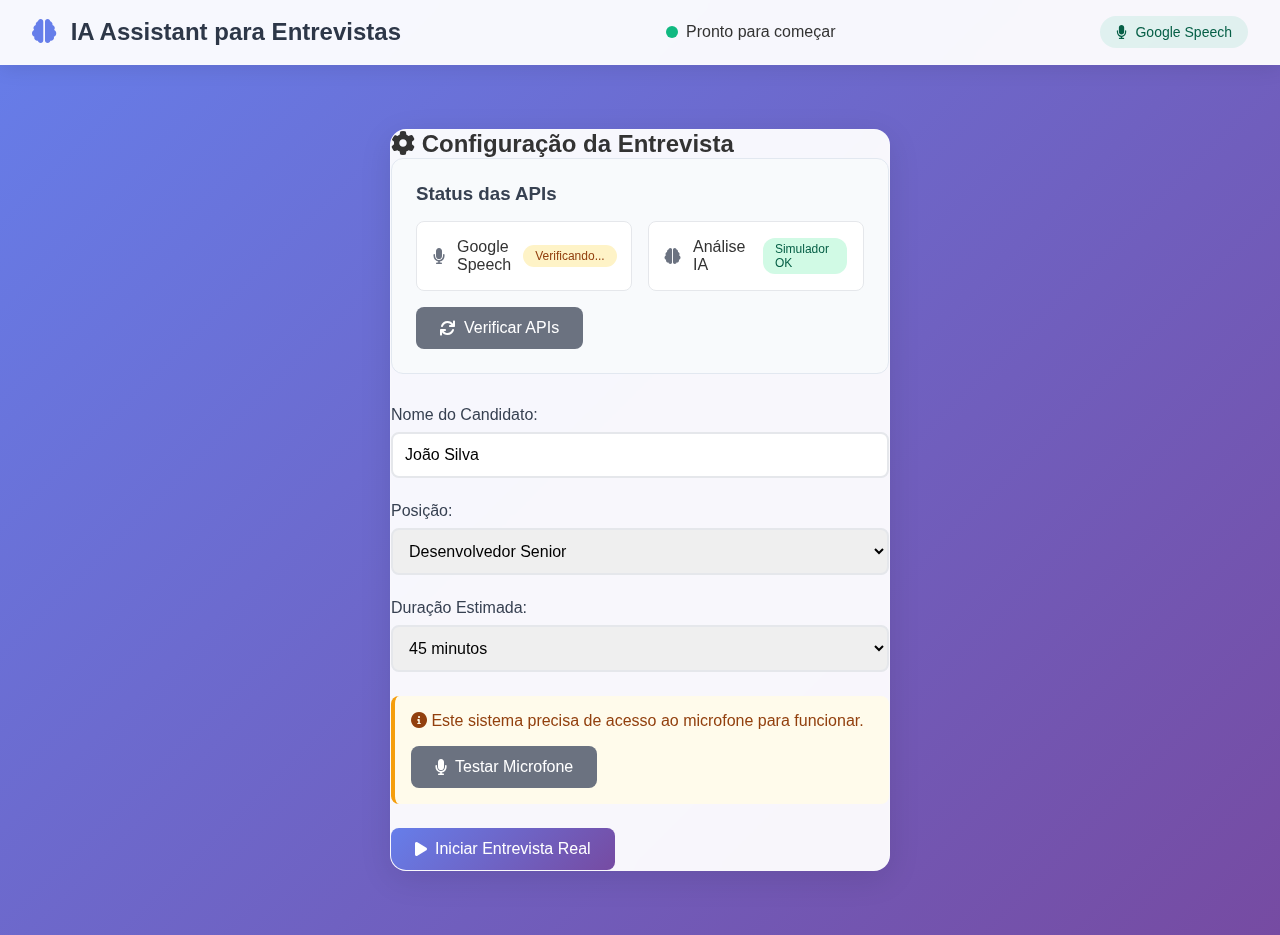
<file: index-real-apis.html>
<!DOCTYPE html>
<html lang="pt-BR">
<head>
    <meta charset="UTF-8">
    <meta name="viewport" content="width=device-width, initial-scale=1.0">
    <title>IA Assistant para Entrevistas - APIs Reais</title>
    <link rel="stylesheet" href="styles.css">
    <link href="https://cdnjs.cloudflare.com/ajax/libs/font-awesome/6.0.0/css/all.min.css" rel="stylesheet">
</head>
<body>
    <div class="app-container">
        <!-- Header -->
        <header class="header">
            <div class="header-content">
                <h1><i class="fas fa-brain"></i> IA Assistant para Entrevistas</h1>
                <div class="status-indicator">
                    <span class="status-dot" id="statusDot"></span>
                    <span id="statusText">Aguardando...</span>
                </div>
                <div class="api-status">
                    <span class="api-indicator" id="googleApiStatus">
                        <i class="fas fa-microphone"></i> Google Speech
                    </span>
                </div>
            </div>
        </header>

        <!-- Main Content -->
        <main class="main-content">
            <!-- Setup Panel -->
            <div class="setup-panel" id="setupPanel">
                <div class="card">
                    <h2><i class="fas fa-cog"></i> Configuração da Entrevista</h2>
                    
                    <!-- API Status Check -->
                    <div class="api-check-section">
                        <h3>Status das APIs</h3>
                        <div class="api-status-grid">
                            <div class="api-status-item" id="googleSpeechStatus">
                                <i class="fas fa-microphone"></i>
                                <span>Google Speech</span>
                                <span class="status-badge checking">Verificando...</span>
                            </div>
                            <div class="api-status-item" id="aiAnalysisStatus">
                                <i class="fas fa-brain"></i>
                                <span>Análise IA</span>
                                <span class="status-badge ready">Simulador OK</span>
                            </div>
                        </div>
                        <button class="btn-secondary" onclick="checkAPIs()">
                            <i class="fas fa-sync"></i> Verificar APIs
                        </button>
                    </div>

                    <div class="form-group">
                        <label for="candidateName">Nome do Candidato:</label>
                        <input type="text" id="candidateName" placeholder="Ex: João Silva" value="João Silva">
                    </div>
                    <div class="form-group">
                        <label for="position">Posição:</label>
                        <select id="position">
                            <option value="desenvolvedor-senior">Desenvolvedor Senior</option>
                            <option value="gerente-produto">Gerente de Produto</option>
                            <option value="analista-dados">Analista de Dados</option>
                            <option value="designer-ux">Designer UX</option>
                        </select>
                    </div>
                    <div class="form-group">
                        <label for="duration">Duração Estimada:</label>
                        <select id="duration">
                            <option value="30">30 minutos</option>
                            <option value="45" selected>45 minutos</option>
                            <option value="60">60 minutos</option>
                        </select>
                    </div>
                    
                    <!-- Microphone Permission -->
                    <div class="permission-check">
                        <p><i class="fas fa-info-circle"></i> Este sistema precisa de acesso ao microfone para funcionar.</p>
                        <button class="btn-secondary" onclick="requestMicrophonePermission()">
                            <i class="fas fa-microphone"></i> Testar Microfone
                        </button>
                    </div>

                    <button class="btn-primary" onclick="startRealInterview()" id="startButton" disabled>
                        <i class="fas fa-play"></i> Iniciar Entrevista Real
                    </button>
                </div>
            </div>

            <!-- Interview Panel -->
            <div class="interview-panel" id="interviewPanel" style="display: none;">
                <div class="interview-grid">
                    <!-- Transcription Area -->
                    <div class="transcription-area">
                        <div class="card">
                            <div class="card-header">
                                <h3><i class="fas fa-microphone"></i> Transcrição ao Vivo (Google Speech)</h3>
                                <div class="recording-indicator">
                                    <span class="recording-dot"></span>
                                    <span id="timer">00:00</span>
                                    <span class="confidence-indicator" id="confidenceIndicator">Confiança: --</span>
                                </div>
                            </div>
                            <div class="transcription-content" id="transcriptionContent">
                                <div class="transcript-message">
                                    <span class="speaker interviewer">Sistema:</span>
                                    <span class="message">Aguardando permissão do microfone...</span>
                                </div>
                            </div>
                        </div>
                    </div>

                    <!-- AI Suggestions -->
                    <div class="suggestions-area">
                        <div class="card">
                            <div class="card-header">
                                <h3><i class="fas fa-lightbulb"></i> Sugestões da IA</h3>
                                <button class="btn-toggle" onclick="toggleSuggestions()">
                                    <i class="fas fa-eye" id="toggleIcon"></i>
                                </button>
                            </div>
                            <div class="suggestions-content" id="suggestionsContent">
                                <div class="suggestion-item waiting">
                                    <i class="fas fa-clock"></i>
                                    <span>Aguardando conversa para gerar sugestões...</span>
                                </div>
                            </div>
                        </div>
                    </div>

                    <!-- Progress Tracker -->
                    <div class="progress-area">
                        <div class="card">
                            <div class="card-header">
                                <h3><i class="fas fa-chart-line"></i> Progresso da Entrevista</h3>
                            </div>
                            <div class="progress-content">
                                <div class="topic-progress">
                                    <div class="topic-item" data-topic="technical">
                                        <span class="topic-name">Habilidades Técnicas</span>
                                        <div class="progress-bar">
                                            <div class="progress-fill" style="width: 0%"></div>
                                        </div>
                                        <span class="progress-percent">0%</span>
                                    </div>
                                    <div class="topic-item" data-topic="communication">
                                        <span class="topic-name">Comunicação</span>
                                        <div class="progress-bar">
                                            <div class="progress-fill" style="width: 0%"></div>
                                        </div>
                                        <span class="progress-percent">0%</span>
                                    </div>
                                    <div class="topic-item" data-topic="problem-solving">
                                        <span class="topic-name">Problem Solving</span>
                                        <div class="progress-bar">
                                            <div class="progress-fill" style="width: 0%"></div>
                                        </div>
                                        <span class="progress-percent">0%</span>
                                    </div>
                                    <div class="topic-item" data-topic="leadership">
                                        <span class="topic-name">Liderança</span>
                                        <div class="progress-bar">
                                            <div class="progress-fill" style="width: 0%"></div>
                                        </div>
                                        <span class="progress-percent">0%</span>
                                    </div>
                                </div>
                            </div>
                        </div>
                    </div>
                </div>

                <!-- Control Panel -->
                <div class="control-panel">
                    <button class="btn-secondary" onclick="pauseRealInterview()">
                        <i class="fas fa-pause"></i> Pausar
                    </button>
                    <button class="btn-success" onclick="finishRealInterview()">
                        <i class="fas fa-stop"></i> Finalizar Entrevista
                    </button>
                </div>
            </div>

            <!-- Report Panel -->
            <div class="report-panel" id="reportPanel" style="display: none;">
                <div class="card">
                    <div class="card-header">
                        <h2><i class="fas fa-chart-bar"></i> Relatório de Avaliação</h2>
                        <div class="report-actions">
                            <button class="btn-secondary" onclick="exportReport()">
                                <i class="fas fa-download"></i> Exportar PDF
                            </button>
                            <button class="btn-primary" onclick="startNewInterview()">
                                <i class="fas fa-plus"></i> Nova Entrevista
                            </button>
                        </div>
                    </div>
                    <div class="report-content" id="reportContent">
                        <!-- Report will be generated here -->
                    </div>
                </div>
            </div>
        </main>
    </div>

    <!-- Scripts -->
    <script src="real-apis/google-speech-integration.js"></script>
    <script src="real-apis/web-speech-integration.js"></script>
    <script src="script-real-apis.js"></script>
</body>
</html>
</file>
<file: styles-professional.css>
/* =====================================================
   TalentAI Pro - Professional Orange Theme
   ===================================================== */

:root {
    /* Primary Orange Palette */
    --orange-50: #fff7ed;
    --orange-100: #ffedd5;
    --orange-200: #fed7aa;
    --orange-300: #fdba74;
    --orange-400: #fb923c;
    --orange-500: #f97316;
    --orange-600: #ea580c;
    --orange-700: #c2410c;
    --orange-800: #9a3412;
    --orange-900: #7c2d12;
    
    /* Secondary Colors */
    --blue: #3b82f6;
    --green: #10b981;
    --purple: #8b5cf6;
    --yellow: #f59e0b;
    --red: #ef4444;
    
    /* Neutral Colors */
    --gray-50: #f9fafb;
    --gray-100: #f3f4f6;
    --gray-200: #e5e7eb;
    --gray-300: #d1d5db;
    --gray-400: #9ca3af;
    --gray-500: #6b7280;
    --gray-600: #4b5563;
    --gray-700: #374151;
    --gray-800: #1f2937;
    --gray-900: #111827;
    
    /* Shadows */
    --shadow-sm: 0 1px 2px 0 rgba(0, 0, 0, 0.05);
    --shadow: 0 1px 3px 0 rgba(0, 0, 0, 0.1), 0 1px 2px 0 rgba(0, 0, 0, 0.06);
    --shadow-md: 0 4px 6px -1px rgba(0, 0, 0, 0.1), 0 2px 4px -1px rgba(0, 0, 0, 0.06);
    --shadow-lg: 0 10px 15px -3px rgba(0, 0, 0, 0.1), 0 4px 6px -2px rgba(0, 0, 0, 0.05);
    --shadow-xl: 0 20px 25px -5px rgba(0, 0, 0, 0.1), 0 10px 10px -5px rgba(0, 0, 0, 0.04);
    --shadow-2xl: 0 25px 50px -12px rgba(0, 0, 0, 0.25);
    
    /* Transitions */
    --transition-fast: 150ms ease;
    --transition: 200ms ease;
    --transition-slow: 300ms ease;
}

* {
    margin: 0;
    padding: 0;
    box-sizing: border-box;
}

body {
    font-family: 'Inter', -apple-system, BlinkMacSystemFont, 'Segoe UI', sans-serif;
    background: linear-gradient(135deg, #fff7ed 0%, #ffedd5 100%);
    color: var(--gray-800);
    line-height: 1.6;
    overflow-x: hidden;
}

/* =====================================================
   App Layout
   ===================================================== */

.app-wrapper {
    display: flex;
    min-height: 100vh;
}

/* =====================================================
   Sidebar
   ===================================================== */

.sidebar {
    width: 280px;
    background: white;
    box-shadow: var(--shadow-lg);
    display: flex;
    flex-direction: column;
    position: fixed;
    height: 100vh;
    z-index: 1000;
    transition: transform var(--transition-slow);
}

.sidebar-header {
    padding: 2rem;
    border-bottom: 1px solid var(--gray-100);
}

.logo {
    display: flex;
    align-items: center;
    gap: 1rem;
}

.logo i {
    font-size: 2rem;
    background: linear-gradient(135deg, var(--orange-500) 0%, var(--orange-600) 100%);
    background-clip: text;
    -webkit-background-clip: text;
    -webkit-text-fill-color: transparent;
}

.logo h1 {
    font-size: 1.5rem;
    font-weight: 800;
    color: var(--gray-900);
    margin: 0;
}

.version {
    font-size: 0.75rem;
    color: var(--orange-500);
    font-weight: 600;
}

.nav-menu {
    flex: 1;
    padding: 1.5rem;
}

.nav-item {
    display: flex;
    align-items: center;
    gap: 1rem;
    padding: 0.875rem 1rem;
    margin-bottom: 0.5rem;
    border-radius: 12px;
    color: var(--gray-600);
    text-decoration: none;
    transition: all var(--transition);
    position: relative;
}

.nav-item:hover {
    background: var(--orange-50);
    color: var(--orange-600);
    transform: translateX(4px);
}

.nav-item.active {
    background: linear-gradient(135deg, var(--orange-500) 0%, var(--orange-600) 100%);
    color: white;
    box-shadow: var(--shadow-lg);
}

.nav-item i {
    font-size: 1.125rem;
    width: 20px;
    text-align: center;
}

.nav-item .badge {
    margin-left: auto;
    background: var(--orange-100);
    color: var(--orange-600);
    padding: 0.25rem 0.5rem;
    border-radius: 6px;
    font-size: 0.75rem;
    font-weight: 600;
}

.nav-item .count {
    margin-left: auto;
    background: var(--gray-100);
    color: var(--gray-600);
    padding: 0.25rem 0.5rem;
    border-radius: 6px;
    font-size: 0.75rem;
    font-weight: 600;
}

.nav-item.active .badge,
.nav-item.active .count {
    background: rgba(255, 255, 255, 0.2);
    color: white;
}

.sidebar-footer {
    padding: 1.5rem;
    border-top: 1px solid var(--gray-100);
}

.user-profile {
    display: flex;
    align-items: center;
    gap: 1rem;
}

.user-profile img {
    width: 40px;
    height: 40px;
    border-radius: 10px;
}

.user-name {
    font-weight: 600;
    color: var(--gray-900);
    font-size: 0.875rem;
}

.user-role {
    font-size: 0.75rem;
    color: var(--gray-500);
}

/* =====================================================
   Main Content
   ===================================================== */

.main-content {
    flex: 1;
    margin-left: 280px;
    display: flex;
    flex-direction: column;
}

/* Top Bar */
.top-bar {
    background: white;
    padding: 1rem 2rem;
    box-shadow: var(--shadow);
    display: flex;
    justify-content: space-between;
    align-items: center;
    position: sticky;
    top: 0;
    z-index: 100;
}

.top-bar-left {
    display: flex;
    align-items: center;
    gap: 1.5rem;
}

.menu-toggle {
    display: none;
    background: none;
    border: none;
    font-size: 1.5rem;
    color: var(--gray-600);
    cursor: pointer;
}

.breadcrumb {
    display: flex;
    align-items: center;
    gap: 0.5rem;
    color: var(--gray-500);
    font-size: 0.875rem;
}

.breadcrumb .current {
    color: var(--orange-600);
    font-weight: 600;
}

.breadcrumb i {
    font-size: 0.625rem;
}

.top-bar-right {
    display: flex;
    align-items: center;
    gap: 1rem;
}

.search-box {
    position: relative;
    display: flex;
    align-items: center;
}

.search-box i {
    position: absolute;
    left: 1rem;
    color: var(--gray-400);
}

.search-box input {
    padding: 0.75rem 1rem 0.75rem 2.5rem;
    border: 1px solid var(--gray-200);
    border-radius: 12px;
    width: 300px;
    transition: all var(--transition);
}

.search-box input:focus {
    outline: none;
    border-color: var(--orange-400);
    box-shadow: 0 0 0 3px rgba(249, 115, 22, 0.1);
}

.icon-btn {
    background: white;
    border: 1px solid var(--gray-200);
    padding: 0.75rem;
    border-radius: 12px;
    cursor: pointer;
    transition: all var(--transition);
    position: relative;
    color: var(--gray-600);
}

.icon-btn:hover {
    background: var(--orange-50);
    border-color: var(--orange-300);
    color: var(--orange-600);
}

.notification-dot {
    position: absolute;
    top: 0.5rem;
    right: 0.5rem;
    width: 8px;
    height: 8px;
    background: var(--orange-500);
    border-radius: 50%;
    border: 2px solid white;
}

/* Content Area */
.content-area {
    padding: 2rem;
}

/* Welcome Section */
.welcome-section {
    background: linear-gradient(135deg, var(--orange-500) 0%, var(--orange-600) 100%);
    padding: 2.5rem;
    border-radius: 20px;
    margin-bottom: 2rem;
    display: flex;
    justify-content: space-between;
    align-items: center;
    box-shadow: var(--shadow-xl);
}

.welcome-content h2 {
    color: white;
    font-size: 2rem;
    font-weight: 700;
    margin-bottom: 0.5rem;
}

.welcome-content p {
    color: rgba(255, 255, 255, 0.9);
}

/* =====================================================
   Buttons
   ===================================================== */

.btn-primary-gradient {
    background: linear-gradient(135deg, var(--orange-400) 0%, var(--orange-500) 100%);
    color: white;
    padding: 1rem 2rem;
    border: none;
    border-radius: 12px;
    font-weight: 600;
    cursor: pointer;
    transition: all var(--transition);
    display: flex;
    align-items: center;
    gap: 0.5rem;
    box-shadow: var(--shadow-lg);
}

.btn-primary-gradient:hover {
    transform: translateY(-2px);
    box-shadow: var(--shadow-xl);
}

.btn-secondary {
    background: white;
    color: var(--gray-700);
    padding: 1rem 2rem;
    border: 1px solid var(--gray-300);
    border-radius: 12px;
    font-weight: 600;
    cursor: pointer;
    transition: all var(--transition);
    display: flex;
    align-items: center;
    gap: 0.5rem;
}

.btn-secondary:hover {
    background: var(--gray-50);
    border-color: var(--orange-300);
    color: var(--orange-600);
}

.btn-text {
    background: none;
    border: none;
    color: var(--orange-600);
    font-weight: 600;
    cursor: pointer;
    transition: all var(--transition);
}

.btn-text:hover {
    color: var(--orange-700);
}

/* =====================================================
   Stats Cards
   ===================================================== */

.stats-grid {
    display: grid;
    grid-template-columns: repeat(auto-fit, minmax(250px, 1fr));
    gap: 1.5rem;
    margin-bottom: 2rem;
}

.stat-card {
    background: white;
    padding: 1.5rem;
    border-radius: 16px;
    box-shadow: var(--shadow-md);
    display: flex;
    gap: 1rem;
    transition: all var(--transition);
}

.stat-card:hover {
    transform: translateY(-4px);
    box-shadow: var(--shadow-xl);
}

.stat-icon {
    width: 60px;
    height: 60px;
    border-radius: 12px;
    display: flex;
    align-items: center;
    justify-content: center;
    font-size: 1.5rem;
    color: white;
}

.orange-gradient {
    background: linear-gradient(135deg, var(--orange-400) 0%, var(--orange-500) 100%);
}

.blue-gradient {
    background: linear-gradient(135deg, #60a5fa 0%, var(--blue) 100%);
}

.green-gradient {
    background: linear-gradient(135deg, #34d399 0%, var(--green) 100%);
}

.purple-gradient {
    background: linear-gradient(135deg, #a78bfa 0%, var(--purple) 100%);
}

.stat-content h3 {
    font-size: 0.875rem;
    color: var(--gray-500);
    font-weight: 500;
}

.stat-value {
    font-size: 2rem;
    font-weight: 700;
    color: var(--gray-900);
    margin: 0.25rem 0;
}

.stat-change {
    font-size: 0.875rem;
    display: flex;
    align-items: center;
    gap: 0.25rem;
}

.stat-change.positive {
    color: var(--green);
}

.stat-change.negative {
    color: var(--red);
}

/* =====================================================
   Cards
   ===================================================== */

.section-grid {
    display: grid;
    grid-template-columns: 1.5fr 1fr;
    gap: 2rem;
}

.card {
    background: white;
    border-radius: 16px;
    box-shadow: var(--shadow-md);
    overflow: hidden;
}

.card-header {
    padding: 1.5rem;
    border-bottom: 1px solid var(--gray-100);
    display: flex;
    justify-content: space-between;
    align-items: center;
}

.card-header h3 {
    font-size: 1.125rem;
    font-weight: 600;
    color: var(--gray-900);
    display: flex;
    align-items: center;
    gap: 0.5rem;
}

/* Recent Interviews */
.interviews-list {
    padding: 1rem;
}

.interview-item {
    display: flex;
    align-items: center;
    gap: 1rem;
    padding: 1rem;
    border-radius: 12px;
    transition: all var(--transition);
}

.interview-item:hover {
    background: var(--gray-50);
}

.candidate-avatar {
    position: relative;
}

.candidate-avatar img {
    width: 48px;
    height: 48px;
    border-radius: 12px;
}

.status-indicator {
    position: absolute;
    bottom: -2px;
    right: -2px;
    width: 12px;
    height: 12px;
    border-radius: 50%;
    border: 2px solid white;
    background: var(--gray-400);
}

.status-indicator.online {
    background: var(--green);
}

.interview-info {
    flex: 1;
}

.interview-info h4 {
    font-size: 0.875rem;
    font-weight: 600;
    color: var(--gray-900);
}

.interview-info p {
    font-size: 0.75rem;
    color: var(--gray-500);
}

.interview-time {
    font-size: 0.75rem;
    color: var(--gray-400);
}

.interview-score {
    text-align: center;
}

.score-circle {
    width: 48px;
    height: 48px;
    border-radius: 12px;
    display: flex;
    align-items: center;
    justify-content: center;
    font-weight: 700;
    font-size: 1.125rem;
    margin-bottom: 0.5rem;
}

.score-circle.high {
    background: var(--green);
    color: white;
}

.score-circle.medium {
    background: var(--orange-400);
    color: white;
}

.score-circle.low {
    background: var(--red);
    color: white;
}

.recommendation {
    font-size: 0.75rem;
    padding: 0.25rem 0.5rem;
    border-radius: 6px;
    font-weight: 600;
}

.recommendation.approved {
    background: var(--green);
    color: white;
}

.recommendation.maybe {
    background: var(--orange-400);
    color: white;
}

.recommendation.rejected {
    background: var(--red);
    color: white;
}

/* AI Insights */
.ai-badge {
    background: linear-gradient(135deg, var(--purple) 0%, #a78bfa 100%);
    color: white;
    padding: 0.25rem 0.75rem;
    border-radius: 20px;
    font-size: 0.75rem;
    font-weight: 600;
}

.insights-content {
    padding: 1rem;
}

.insight-item {
    display: flex;
    gap: 1rem;
    padding: 1rem;
    border-radius: 12px;
    margin-bottom: 1rem;
    background: var(--gray-50);
    transition: all var(--transition);
}

.insight-item:hover {
    background: var(--orange-50);
}

.insight-item i {
    font-size: 1.25rem;
}

.text-orange {
    color: var(--orange-500);
}

.text-blue {
    color: var(--blue);
}

.text-yellow {
    color: var(--yellow);
}

.insight-item h4 {
    font-size: 0.875rem;
    font-weight: 600;
    color: var(--gray-900);
    margin-bottom: 0.25rem;
}

.insight-item p {
    font-size: 0.75rem;
    color: var(--gray-500);
}

/* =====================================================
   Interview Setup
   ===================================================== */

.interview-setup {
    background: white;
    border-radius: 16px;
    padding: 2rem;
    box-shadow: var(--shadow-lg);
}

.setup-header {
    margin-bottom: 2rem;
}

.setup-header h2 {
    font-size: 1.5rem;
    font-weight: 700;
    color: var(--gray-900);
    margin-bottom: 0.5rem;
}

.setup-header p {
    color: var(--gray-500);
}

.form-row {
    display: grid;
    grid-template-columns: repeat(auto-fit, minmax(300px, 1fr));
    gap: 1.5rem;
    margin-bottom: 1.5rem;
}

.form-group {
    display: flex;
    flex-direction: column;
}

.form-group label {
    font-weight: 600;
    color: var(--gray-700);
    margin-bottom: 0.5rem;
    display: flex;
    align-items: center;
    gap: 0.5rem;
}

.form-group label i {
    color: var(--orange-500);
}

.form-input,
.form-select {
    padding: 0.875rem;
    border: 1px solid var(--gray-300);
    border-radius: 10px;
    font-size: 1rem;
    transition: all var(--transition);
}

.form-input:focus,
.form-select:focus {
    outline: none;
    border-color: var(--orange-400);
    box-shadow: 0 0 0 3px rgba(249, 115, 22, 0.1);
}

.action-buttons {
    display: flex;
    gap: 1rem;
    margin-top: 2rem;
}

/* =====================================================
   Live Interview
   ===================================================== */

.live-interview {
    background: white;
    border-radius: 16px;
    padding: 2rem;
    box-shadow: var(--shadow-lg);
}

.interview-grid {
    display: grid;
    grid-template-columns: 1.5fr 1fr;
    gap: 2rem;
    margin-bottom: 2rem;
}

.transcription-panel,
.ai-panel {
    background: var(--gray-50);
    border-radius: 12px;
    overflow: hidden;
}

.panel-header {
    background: white;
    padding: 1rem;
    border-bottom: 1px solid var(--gray-200);
    display: flex;
    justify-content: space-between;
    align-items: center;
}

.panel-header h3 {
    font-size: 1rem;
    font-weight: 600;
    color: var(--gray-900);
    display: flex;
    align-items: center;
    gap: 0.5rem;
}

.recording-dot {
    width: 10px;
    height: 10px;
    background: var(--red);
    border-radius: 50%;
    animation: pulse 1.5s infinite;
}

@keyframes pulse {
    0%, 100% {
        opacity: 1;
    }
    50% {
        opacity: 0.5;
    }
}

.timer {
    font-size: 0.875rem;
    font-weight: 600;
    color: var(--gray-600);
}

.ai-status {
    font-size: 0.75rem;
    color: var(--orange-600);
    font-weight: 600;
}

.transcription-content {
    padding: 1.5rem;
    max-height: 400px;
    overflow-y: auto;
}

.message {
    margin-bottom: 1rem;
    padding: 1rem;
    background: white;
    border-radius: 10px;
}

.message strong {
    color: var(--gray-700);
    font-size: 0.875rem;
}

.message p {
    margin-top: 0.5rem;
    color: var(--gray-600);
}

.ai-suggestions {
    padding: 1rem;
}

.suggestion-card {
    background: white;
    padding: 1rem;
    border-radius: 10px;
    margin-bottom: 1rem;
    position: relative;
    transition: all var(--transition);
}

.suggestion-card:hover {
    transform: translateX(4px);
    box-shadow: var(--shadow-md);
}

.priority-badge {
    font-size: 0.75rem;
    font-weight: 600;
    padding: 0.25rem 0.5rem;
    border-radius: 6px;
    position: absolute;
    top: 1rem;
    right: 1rem;
}

.high-priority .priority-badge {
    background: var(--red);
    color: white;
}

.medium-priority .priority-badge {
    background: var(--orange-400);
    color: white;
}

.suggestion-card p {
    color: var(--gray-700);
    margin-bottom: 1rem;
}

.use-suggestion {
    background: var(--orange-500);
    color: white;
    border: none;
    padding: 0.5rem 1rem;
    border-radius: 8px;
    font-size: 0.875rem;
    font-weight: 600;
    cursor: pointer;
    transition: all var(--transition);
}

.use-suggestion:hover {
    background: var(--orange-600);
}

/* Progress Tracking */
.progress-tracking {
    background: var(--gray-50);
    padding: 1.5rem;
    border-radius: 12px;
    margin-bottom: 2rem;
}

.progress-tracking h3 {
    font-size: 1.125rem;
    font-weight: 600;
    color: var(--gray-900);
    margin-bottom: 1.5rem;
}

.skills-grid {
    display: grid;
    grid-template-columns: repeat(auto-fit, minmax(250px, 1fr));
    gap: 1.5rem;
}

.skill-item {
    background: white;
    padding: 1rem;
    border-radius: 10px;
}

.skill-header {
    display: flex;
    justify-content: space-between;
    margin-bottom: 0.75rem;
}

.skill-header span:first-child {
    font-weight: 600;
    color: var(--gray-700);
}

.skill-value {
    color: var(--orange-600);
    font-weight: 600;
}

.progress-bar {
    height: 8px;
    background: var(--gray-200);
    border-radius: 4px;
    overflow: hidden;
}

.progress-fill {
    height: 100%;
    background: linear-gradient(90deg, var(--orange-400) 0%, var(--orange-500) 100%);
    border-radius: 4px;
    transition: width var(--transition-slow);
}

.interview-controls {
    display: flex;
    gap: 1rem;
}

/* =====================================================
   API Status Indicators
   ===================================================== */

.api-status-container {
    background: white;
    border-radius: 16px;
    padding: 1.5rem;
    margin-bottom: 2rem;
    box-shadow: var(--shadow-md);
}

.api-status-grid {
    display: grid;
    grid-template-columns: repeat(auto-fit, minmax(120px, 1fr));
    gap: 1rem;
}

.api-item {
    display: flex;
    flex-direction: column;
    align-items: center;
    justify-content: center;
    padding: 1rem;
    border-radius: 12px;
    background: var(--gray-50);
    border: 2px solid var(--gray-200);
    transition: all var(--transition);
}

.api-item.active {
    background: linear-gradient(135deg, rgba(249, 115, 22, 0.1) 0%, rgba(234, 88, 12, 0.1) 100%);
    border-color: var(--orange-400);
    color: var(--orange-600);
}

.api-item.active i {
    color: var(--orange-500);
}

.api-item.inactive {
    opacity: 0.5;
}

.api-item i {
    font-size: 1.5rem;
    margin-bottom: 0.5rem;
    color: var(--gray-400);
}

.api-item span {
    font-size: 0.875rem;
    font-weight: 600;
}

/* =====================================================
   AI-Powered Features
   ===================================================== */

.ai-powered-badge {
    background: linear-gradient(135deg, var(--purple) 0%, #a78bfa 100%);
    color: white;
    padding: 0.5rem 1rem;
    border-radius: 20px;
    font-size: 0.75rem;
    font-weight: 600;
    display: inline-flex;
    align-items: center;
    gap: 0.5rem;
    animation: pulse 2s infinite;
}

.ai-processing {
    display: flex;
    align-items: center;
    gap: 0.5rem;
    color: var(--orange-600);
    font-weight: 600;
}

.ai-processing i {
    animation: spin 1s linear infinite;
}

@keyframes spin {
    from {
        transform: rotate(0deg);
    }
    to {
        transform: rotate(360deg);
    }
}

/* Voice Recognition Indicator */
.voice-wave {
    display: flex;
    align-items: center;
    gap: 2px;
    height: 20px;
}

.voice-bar {
    width: 3px;
    background: var(--orange-500);
    border-radius: 2px;
    animation: voice-wave 1s ease-in-out infinite;
}

.voice-bar:nth-child(1) { animation-delay: 0ms; }
.voice-bar:nth-child(2) { animation-delay: 100ms; }
.voice-bar:nth-child(3) { animation-delay: 200ms; }
.voice-bar:nth-child(4) { animation-delay: 300ms; }
.voice-bar:nth-child(5) { animation-delay: 400ms; }

@keyframes voice-wave {
    0%, 100% { height: 5px; }
    50% { height: 20px; }
}

/* Confidence Indicator */
.confidence {
    font-size: 0.75rem;
    color: var(--gray-500);
    font-style: italic;
    margin-top: 0.25rem;
}

.suggestion-meta {
    display: flex;
    justify-content: space-between;
    margin: 0.75rem 0;
    font-size: 0.875rem;
}

.suggestion-meta .category {
    background: var(--orange-100);
    color: var(--orange-700);
    padding: 0.25rem 0.5rem;
    border-radius: 6px;
    font-weight: 600;
}

.suggestion-meta .confidence {
    color: var(--gray-600);
}

/* Real-time Analysis Indicator */
.realtime-badge {
    display: inline-flex;
    align-items: center;
    gap: 0.5rem;
    background: var(--green);
    color: white;
    padding: 0.25rem 0.75rem;
    border-radius: 20px;
    font-size: 0.75rem;
    font-weight: 600;
}

.realtime-badge::before {
    content: '';
    width: 8px;
    height: 8px;
    background: white;
    border-radius: 50%;
    animation: pulse 1.5s infinite;
}

/* =====================================================
   Responsive Design
   ===================================================== */

@media (max-width: 1024px) {
    .sidebar {
        transform: translateX(-100%);
    }
    
    .sidebar.active {
        transform: translateX(0);
    }
    
    .main-content {
        margin-left: 0;
    }
    
    .menu-toggle {
        display: block;
    }
    
    .section-grid {
        grid-template-columns: 1fr;
    }
    
    .interview-grid {
        grid-template-columns: 1fr;
    }
}

@media (max-width: 768px) {
    .stats-grid {
        grid-template-columns: 1fr;
    }
    
    .form-row {
        grid-template-columns: 1fr;
    }
    
    .skills-grid {
        grid-template-columns: 1fr;
    }
    
    .search-box {
        display: none;
    }
    
    .welcome-section {
        flex-direction: column;
        align-items: flex-start;
        gap: 1.5rem;
    }
}
</file>
<file: styles.css>
/* Reset and Base Styles */
* {
    margin: 0;
    padding: 0;
    box-sizing: border-box;
}

body {
    font-family: 'Segoe UI', Tahoma, Geneva, Verdana, sans-serif;
    background: linear-gradient(135deg, #667eea 0%, #764ba2 100%);
    min-height: 100vh;
    color: #333;
}

.app-container {
    min-height: 100vh;
    display: flex;
    flex-direction: column;
}

/* Header */
.header {
    background: rgba(255, 255, 255, 0.95);
    backdrop-filter: blur(10px);
    border-bottom: 1px solid rgba(255, 255, 255, 0.2);
    padding: 1rem 2rem;
    box-shadow: 0 2px 20px rgba(0, 0, 0, 0.1);
}

.header-content {
    display: flex;
    justify-content: space-between;
    align-items: center;
    max-width: 1400px;
    margin: 0 auto;
}

.header h1 {
    color: #2d3748;
    font-size: 1.5rem;
    font-weight: 600;
}

.header h1 i {
    color: #667eea;
    margin-right: 0.5rem;
}

.status-indicator {
    display: flex;
    align-items: center;
    gap: 0.5rem;
    font-weight: 500;
}

.status-dot {
    width: 12px;
    height: 12px;
    border-radius: 50%;
    background: #fbbf24;
    animation: pulse 2s infinite;
}

.status-dot.recording {
    background: #ef4444;
}

.status-dot.ready {
    background: #10b981;
}

@keyframes pulse {
    0%, 100% { opacity: 1; }
    50% { opacity: 0.5; }
}

/* Main Content */
.main-content {
    flex: 1;
    padding: 2rem;
    max-width: 1400px;
    margin: 0 auto;
    width: 100%;
}

/* Cards */
.card {
    background: rgba(255, 255, 255, 0.95);
    backdrop-filter: blur(10px);
    border-radius: 16px;
    box-shadow: 0 8px 32px rgba(0, 0, 0, 0.1);
    border: 1px solid rgba(255, 255, 255, 0.2);
    overflow: hidden;
}

.card-header {
    padding: 1.5rem;
    border-bottom: 1px solid rgba(0, 0, 0, 0.1);
    display: flex;
    justify-content: space-between;
    align-items: center;
    background: rgba(102, 126, 234, 0.05);
}

.card-header h2, .card-header h3 {
    color: #2d3748;
    font-weight: 600;
}

.card-header i {
    color: #667eea;
    margin-right: 0.5rem;
}

/* Setup Panel */
.setup-panel {
    max-width: 500px;
    margin: 2rem auto;
}

.form-group {
    margin-bottom: 1.5rem;
}

.form-group label {
    display: block;
    margin-bottom: 0.5rem;
    font-weight: 500;
    color: #374151;
}

.form-group input,
.form-group select {
    width: 100%;
    padding: 0.75rem;
    border: 2px solid #e5e7eb;
    border-radius: 8px;
    font-size: 1rem;
    transition: border-color 0.3s ease;
}

.form-group input:focus,
.form-group select:focus {
    outline: none;
    border-color: #667eea;
}

/* Buttons */
.btn-primary, .btn-secondary, .btn-success {
    padding: 0.75rem 1.5rem;
    border: none;
    border-radius: 8px;
    font-size: 1rem;
    font-weight: 500;
    cursor: pointer;
    transition: all 0.3s ease;
    display: inline-flex;
    align-items: center;
    gap: 0.5rem;
}

.btn-primary {
    background: linear-gradient(135deg, #667eea 0%, #764ba2 100%);
    color: white;
}

.btn-primary:hover {
    transform: translateY(-2px);
    box-shadow: 0 8px 25px rgba(102, 126, 234, 0.3);
}

.btn-secondary {
    background: #6b7280;
    color: white;
}

.btn-secondary:hover {
    background: #4b5563;
    transform: translateY(-2px);
}

.btn-success {
    background: #10b981;
    color: white;
}

.btn-success:hover {
    background: #059669;
    transform: translateY(-2px);
}

.btn-toggle {
    background: none;
    border: none;
    color: #6b7280;
    cursor: pointer;
    padding: 0.5rem;
    border-radius: 4px;
    transition: all 0.3s ease;
}

.btn-toggle:hover {
    background: rgba(102, 126, 234, 0.1);
    color: #667eea;
}

/* Interview Panel */
.interview-grid {
    display: grid;
    grid-template-columns: 2fr 1fr;
    grid-template-rows: 1fr auto;
    gap: 1.5rem;
    margin-bottom: 1.5rem;
}

.transcription-area {
    grid-row: 1 / 3;
}

.suggestions-area {
    grid-row: 1;
}

.progress-area {
    grid-row: 2;
}

/* Transcription */
.transcription-content {
    padding: 1.5rem;
    max-height: 500px;
    overflow-y: auto;
}

.transcript-message {
    margin-bottom: 1rem;
    padding: 1rem;
    border-radius: 8px;
    background: #f9fafb;
    border-left: 4px solid #667eea;
}

.speaker {
    font-weight: 600;
    display: block;
    margin-bottom: 0.5rem;
}

.speaker.interviewer {
    color: #667eea;
}

.speaker.candidate {
    color: #10b981;
}

.message {
    line-height: 1.6;
}

.recording-indicator {
    display: flex;
    align-items: center;
    gap: 0.5rem;
    font-weight: 500;
    color: #ef4444;
}

.recording-dot {
    width: 8px;
    height: 8px;
    border-radius: 50%;
    background: #ef4444;
    animation: pulse 1s infinite;
}

/* Suggestions */
.suggestions-content {
    padding: 1.5rem;
    max-height: 300px;
    overflow-y: auto;
}

.suggestion-item {
    padding: 1rem;
    margin-bottom: 0.75rem;
    border-radius: 8px;
    border-left: 4px solid #fbbf24;
    background: #fffbeb;
    display: flex;
    align-items: flex-start;
    gap: 0.75rem;
    transition: all 0.3s ease;
    cursor: pointer;
}

.suggestion-item:hover {
    background: #fef3c7;
    transform: translateX(4px);
}

.suggestion-item.high-priority {
    border-left-color: #ef4444;
    background: #fef2f2;
}

.suggestion-item.high-priority:hover {
    background: #fecaca;
}

.suggestion-item.medium-priority {
    border-left-color: #f59e0b;
    background: #fffbeb;
}

.suggestion-item.low-priority {
    border-left-color: #10b981;
    background: #f0fdf4;
}

.suggestion-item.waiting {
    border-left-color: #6b7280;
    background: #f9fafb;
    color: #6b7280;
}

.suggestion-item i {
    margin-top: 0.2rem;
    opacity: 0.7;
}

/* Progress */
.progress-content {
    padding: 1.5rem;
}

.topic-item {
    display: flex;
    align-items: center;
    gap: 1rem;
    margin-bottom: 1rem;
}

.topic-name {
    height: 100%;
    background: linear-gradient(90deg, #667eea 0%, #764ba2 100%);
    transition: width 0.5s ease;
}

.progress-percent {
    min-width: 40px;
    text-align: right;
    font-weight: 500;
    font-size: 0.9rem;
    color: #6b7280;
}

/* Control Panel */
.control-panel {
    display: flex;
    justify-content: center;
    gap: 1rem;
    padding: 1.5rem;
    background: rgba(255, 255, 255, 0.5);
    border-radius: 16px;
    backdrop-filter: blur(10px);
}

/* Report Panel */
.report-content {
    padding: 2rem;
}

.report-actions {
    display: flex;
    gap: 1rem;
}

.score-overview {
    display: grid;
    grid-template-columns: repeat(auto-fit, minmax(200px, 1fr));
    gap: 1.5rem;
    margin-bottom: 2rem;
}

.score-card {
    text-align: center;
    padding: 1.5rem;
    background: linear-gradient(135deg, #667eea 0%, #764ba2 100%);
    color: white;
    border-radius: 12px;
}

.score-value {
    font-size: 2.5rem;
    font-weight: bold;
    margin-bottom: 0.5rem;
}

.score-label {
    font-size: 0.9rem;
    opacity: 0.9;
}

.competency-breakdown {
    margin-bottom: 2rem;
}

.competency-item {
    display: flex;
    justify-content: space-between;
    align-items: center;
    padding: 1rem;
    margin-bottom: 0.75rem;
    background: #f9fafb;
    border-radius: 8px;
    border-left: 4px solid #667eea;
}

.competency-name {
    font-weight: 500;
}

.competency-score {
    font-weight: bold;
    color: #667eea;
}

.recommendation {
    padding: 1.5rem;
    background: linear-gradient(135deg, #10b981 0%, #059669 100%);
    color: white;
    border-radius: 12px;
    text-align: center;
    margin-bottom: 2rem;
}

.recommendation h3 {
    margin-bottom: 0.5rem;
}

.key-insights {
    background: #f9fafb;
    padding: 1.5rem;
    border-radius: 12px;
    border-left: 4px solid #667eea;
}

.key-insights h3 {
    margin-bottom: 1rem;
    color: #2d3748;
}

.insight-list {
    list-style: none;
}

.insight-list li {
    padding: 0.5rem 0;
    border-bottom: 1px solid #e5e7eb;
}

.insight-list li:last-child {
    border-bottom: none;
}

.insight-list li:before {
    content: "✓";
    color: #10b981;
    font-weight: bold;
    margin-right: 0.5rem;
}

/* API Status Styles */
.api-check-section {
    margin-bottom: 2rem;
    padding: 1.5rem;
    background: #f8fafc;
    border-radius: 12px;
    border: 1px solid #e2e8f0;
}

.api-check-section h3 {
    margin-bottom: 1rem;
    color: #374151;
}

.api-status-grid {
    display: grid;
    grid-template-columns: repeat(auto-fit, minmax(200px, 1fr));
    gap: 1rem;
    margin-bottom: 1rem;
}

.api-status-item {
    display: flex;
    align-items: center;
    gap: 0.75rem;
    padding: 1rem;
    background: white;
    border-radius: 8px;
    border: 1px solid #e5e7eb;
}

.api-status-item i {
    color: #6b7280;
}

.status-badge {
    padding: 0.25rem 0.75rem;
    border-radius: 12px;
    font-size: 0.75rem;
    font-weight: 500;
    margin-left: auto;
}

.status-badge.ready {
    background: #d1fae5;
    color: #065f46;
}

.status-badge.checking {
    background: #fef3c7;
    color: #92400e;
}

.status-badge.error {
    background: #fecaca;
    color: #991b1b;
}

.permission-check {
    margin: 1.5rem 0;
    padding: 1rem;
    background: #fffbeb;
    border-radius: 8px;
    border-left: 4px solid #f59e0b;
}

.permission-check p {
    margin-bottom: 1rem;
    color: #92400e;
}

.api-indicator {
    display: flex;
    align-items: center;
    gap: 0.5rem;
    padding: 0.5rem 1rem;
    background: rgba(16, 185, 129, 0.1);
    color: #065f46;
    border-radius: 20px;
    font-size: 0.875rem;
    font-weight: 500;
}

.confidence-indicator {
    margin-left: 1rem;
    font-size: 0.875rem;
    font-weight: 500;
}

.interview-stats {
    margin-bottom: 2rem;
    padding: 1.5rem;
    background: #f8fafc;
    border-radius: 12px;
}

.stats-grid {
    display: grid;
    grid-template-columns: repeat(auto-fit, minmax(200px, 1fr));
    gap: 1rem;
}

.stat-item {
    display: flex;
    justify-content: space-between;
    align-items: center;
    padding: 0.75rem;
    background: white;
    border-radius: 8px;
    border-left: 4px solid #667eea;
}

/* Dashboard/Candidates styles */
.candidates-list {
    margin-top: 1rem;
}

.candidate-card {
    background: white;
    border-radius: 8px;
    padding: 1rem;
    margin-bottom: 1rem;
    border-left: 4px solid #667eea;
    display: flex;
    justify-content: space-between;
    align-items: center;
    box-shadow: 0 2px 4px rgba(0, 0, 0, 0.1);
    transition: all 0.3s ease;
}

.candidate-card:hover {
    box-shadow: 0 4px 8px rgba(0, 0, 0, 0.15);
    transform: translateY(-2px);
}

.candidate-info h4 {
    margin: 0 0 0.5rem 0;
    color: #1f2937;
    font-size: 1.1rem;
}

.candidate-meta {
    font-size: 0.875rem;
    color: #6b7280;
    display: flex;
    gap: 1rem;
    flex-wrap: wrap;
}

.candidate-meta span {
    display: flex;
    align-items: center;
    gap: 0.25rem;
}

.candidate-score {
    font-size: 1.5rem;
    font-weight: bold;
    color: #667eea;
}

.candidate-scores {
    color: #4b5563;
}

.recommendation {
    padding: 0.25rem 0.5rem;
    border-radius: 4px;
    font-size: 0.75rem;
    font-weight: bold;
    text-align: center;
}

.recommendation.success {
    background-color: #d1fae5;
    color: #065f46;
}

.recommendation.warning {
    background-color: #fef3c7;
    color: #92400e;
}

.recommendation.danger {
    background-color: #fee2e2;
    color: #991b1b;
}

.candidate-actions {
    display: flex;
    gap: 0.5rem;
}

.btn-small {
    padding: 0.5rem;
    border: none;
    border-radius: 4px;
    cursor: pointer;
    font-size: 0.875rem;
    transition: all 0.2s ease;
}

.btn-small:hover {
    transform: scale(1.05);
}

.btn-small.btn-secondary {
    background-color: #6b7280;
    color: white;
}

.btn-small.btn-secondary:hover {
    background-color: #4b5563;
}

.btn-small.btn-danger {
    background-color: #ef4444;
    color: white;
}

/* Report Content Styles */
.score-overview {
    display: grid;
    grid-template-columns: repeat(auto-fit, minmax(150px, 1fr));
    gap: 1rem;
    margin-bottom: 2rem;
}

.score-card {
    background: white;
    border-radius: 12px;
    padding: 1.5rem;
    text-align: center;
    box-shadow: 0 2px 8px rgba(0, 0, 0, 0.1);
    border: 1px solid #e5e7eb;
    transition: all 0.3s ease;
}

.score-card:hover {
    transform: translateY(-2px);
    box-shadow: 0 4px 12px rgba(0, 0, 0, 0.15);
}

.score-card.main-score {
    border-left: 4px solid #667eea;
    background: linear-gradient(135deg, #667eea 0%, #764ba2 100%);
    color: white;
}

.score-value {
    font-size: 2.5rem;
    font-weight: bold;
    margin-bottom: 0.5rem;
    color: inherit;
}

.score-label {
    font-size: 0.875rem;
    opacity: 0.8;
    font-weight: 500;
}

.recommendation-section {
    background: #fffbeb;
    border: 1px solid #f59e0b;
    border-radius: 12px;
    padding: 1.5rem;
    margin-bottom: 2rem;
}

.recommendation-badge {
    display: inline-flex;
    align-items: center;
    gap: 0.5rem;
    padding: 0.75rem 1rem;
    border-radius: 8px;
    font-weight: 600;
    font-size: 0.875rem;
    margin-bottom: 1rem;
}

.recommendation-badge.warning {
    background-color: #fef3c7;
    color: #92400e;
    border: 1px solid #f59e0b;
}

.recommendation-badge.success {
    background-color: #d1fae5;
    color: #065f46;
    border: 1px solid #10b981;
}

.recommendation-badge.danger {
    background-color: #fee2e2;
    color: #991b1b;
    border: 1px solid #ef4444;
}

.recommendation-text {
    margin: 0;
    color: #92400e;
    font-size: 0.95rem;
    line-height: 1.6;
}

.competency-section {
    background: white;
    border-radius: 12px;
    padding: 1.5rem;
    margin-bottom: 2rem;
    box-shadow: 0 2px 8px rgba(0, 0, 0, 0.1);
}

.competency-section h3 {
    margin: 0 0 1.5rem 0;
    color: #1f2937;
    display: flex;
    align-items: center;
    gap: 0.5rem;
}

.competency-list {
    display: flex;
    flex-direction: column;
    gap: 1rem;
}

.competency-item {
    padding: 1rem;
    background: #f8fafc;
    border-radius: 8px;
    border: 1px solid #e5e7eb;
}

.competency-header {
    display: flex;
    justify-content: space-between;
    align-items: center;
    margin-bottom: 0.75rem;
}

.competency-name {
    font-weight: 600;
    color: #374151;
}

.competency-score {
    font-weight: bold;
    font-size: 0.875rem;
    padding: 0.25rem 0.5rem;
    border-radius: 4px;
}

.competency-score.excellent {
    background-color: #d1fae5;
    color: #065f46;
}

.competency-score.good {
    background-color: #dbeafe;
    color: #1e40af;
}

.competency-score.average {
    background-color: #fef3c7;
    color: #92400e;
}

.competency-score.poor {
    background-color: #fee2e2;
    color: #991b1b;
}

.progress-bar {
    width: 100%;
    height: 8px;
    background-color: #e5e7eb;
    border-radius: 4px;
    overflow: hidden;
}

.progress-fill {
    height: 100%;
    border-radius: 4px;
    transition: width 0.3s ease;
}

.progress-fill.excellent {
    background-color: #10b981;
}

.progress-fill.good {
    background-color: #3b82f6;
}

.progress-fill.average {
    background-color: #f59e0b;
}

.progress-fill.poor {
    background-color: #ef4444;
}

.insights-section {
    background: white;
    border-radius: 12px;
    padding: 1.5rem;
    box-shadow: 0 2px 8px rgba(0, 0, 0, 0.1);
}

.insights-section h3 {
    margin: 0 0 1.5rem 0;
    color: #1f2937;
    display: flex;
    align-items: center;
    gap: 0.5rem;
}

.insights-list {
    display: flex;
    flex-direction: column;
    gap: 1rem;
}

.insight-item {
    display: flex;
    align-items: flex-start;
    gap: 0.75rem;
    padding: 1rem;
    border-radius: 8px;
    border-left: 4px solid;
}

.insight-item.positive {
    background-color: #f0fdf4;
    border-left-color: #22c55e;
    color: #15803d;
}

.insight-item.warning {
    background-color: #fffbeb;
    border-left-color: #f59e0b;
    color: #92400e;
}

.insight-item.negative {
    background-color: #fef2f2;
    border-left-color: #ef4444;
    color: #dc2626;
}

.insight-item i {
    margin-top: 0.125rem;
    flex-shrink: 0;
}

.insight-item span {
    font-size: 0.95rem;
    line-height: 1.5;
}

.stat-label {
    font-weight: 500;
    color: #374151;
}

.btn-small.btn-danger:hover {
    background-color: #dc2626;
}

/* Tab navigation styles */
.tab-navigation {
    display: flex;
    gap: 0.5rem;
    border-bottom: 2px solid #e5e7eb;
    margin-bottom: 2rem;
}

.tab-btn {
    padding: 0.75rem 1.5rem;
    border: none;
    background: none;
    color: #6b7280;
    cursor: pointer;
    border-bottom: 2px solid transparent;
    transition: all 0.3s ease;
    font-size: 0.875rem;
    font-weight: 500;
    display: flex;
    align-items: center;
    gap: 0.5rem;
}

.tab-btn:hover {
    color: #667eea;
    background-color: #f8fafc;
}

.tab-btn.active {
    color: #667eea;
    border-bottom-color: #667eea;
    background-color: #eef2ff;
}

.tab-content {
    animation: fadeIn 0.3s ease-in-out;
}

@keyframes fadeIn {
    from {
        opacity: 0;
        transform: translateY(10px);
    }
    to {
        opacity: 1;
        transform: translateY(0);
    }
}

/* Responsive design */
@media (max-width: 768px) {
    .interview-grid {
        grid-template-columns: 1fr;
    }
    
    .control-panel {
        flex-direction: column;
    }
    
    .score-overview {
        grid-template-columns: 1fr;
    }
    
    .main-content {
        padding: 1rem;
    }
    
    .api-status-grid {
        grid-template-columns: 1fr;
    }
    
    .stats-grid {
        grid-template-columns: 1fr;
    }
    
    /* Report responsive styles */
    .score-card {
        padding: 1rem;
    }
    
    .score-value {
        font-size: 2rem;
    }
    
    .competency-header {
        flex-direction: column;
        align-items: flex-start;
        gap: 0.5rem;
    }
    
    .recommendation-section,
    .competency-section,
    .insights-section {
        padding: 1rem;
    }
    
    .candidate-card {
        flex-direction: column;
        align-items: flex-start;
        gap: 1rem;
    }
    
    .candidate-meta {
        flex-direction: column;
        gap: 0.5rem;
    }
    
    .tab-navigation {
        flex-wrap: wrap;
    }
    
    .tab-btn {
        flex: 1;
        min-width: 120px;
    }
}

/* Animations */
@keyframes fadeIn {
    from { opacity: 0; transform: translateY(20px); }
    to { opacity: 1; transform: translateY(0); }
}

@keyframes slideIn {
    from { 
        opacity: 0; 
        transform: translateX(100%); 
    }
    to { 
        opacity: 1; 
        transform: translateX(0); 
    }
}

@keyframes slideOut {
    from { 
        opacity: 1; 
        transform: translateX(0); 
    }
    to { 
        opacity: 0; 
        transform: translateX(100%); 
    }
}

/* Update notification styles */
.update-notification {
    position: fixed;
    top: 20px;
    right: 20px;
    background: #10b981;
    color: white;
    padding: 1rem 1.5rem;
    border-radius: 8px;
    box-shadow: 0 4px 12px rgba(0, 0, 0, 0.15);
    z-index: 1000;
    display: flex;
    align-items: center;
    gap: 0.5rem;
    font-weight: 500;
    animation: slideIn 0.3s ease-out;
}

.card {
    animation: fadeIn 0.5s ease-out;
}

.transcript-message {
    animation: fadeIn 0.3s ease-out;
}

.suggestion-item {
    animation: fadeIn 0.4s ease-out;
}

/* Scrollbar Styling */
::-webkit-scrollbar {
    width: 8px;
}

::-webkit-scrollbar-track {
    background: #f1f5f9;
    border-radius: 4px;
}

::-webkit-scrollbar-thumb {
    background: #cbd5e1;
    border-radius: 4px;
}

::-webkit-scrollbar-thumb:hover {
    background: #94a3b8;
}
</file>
